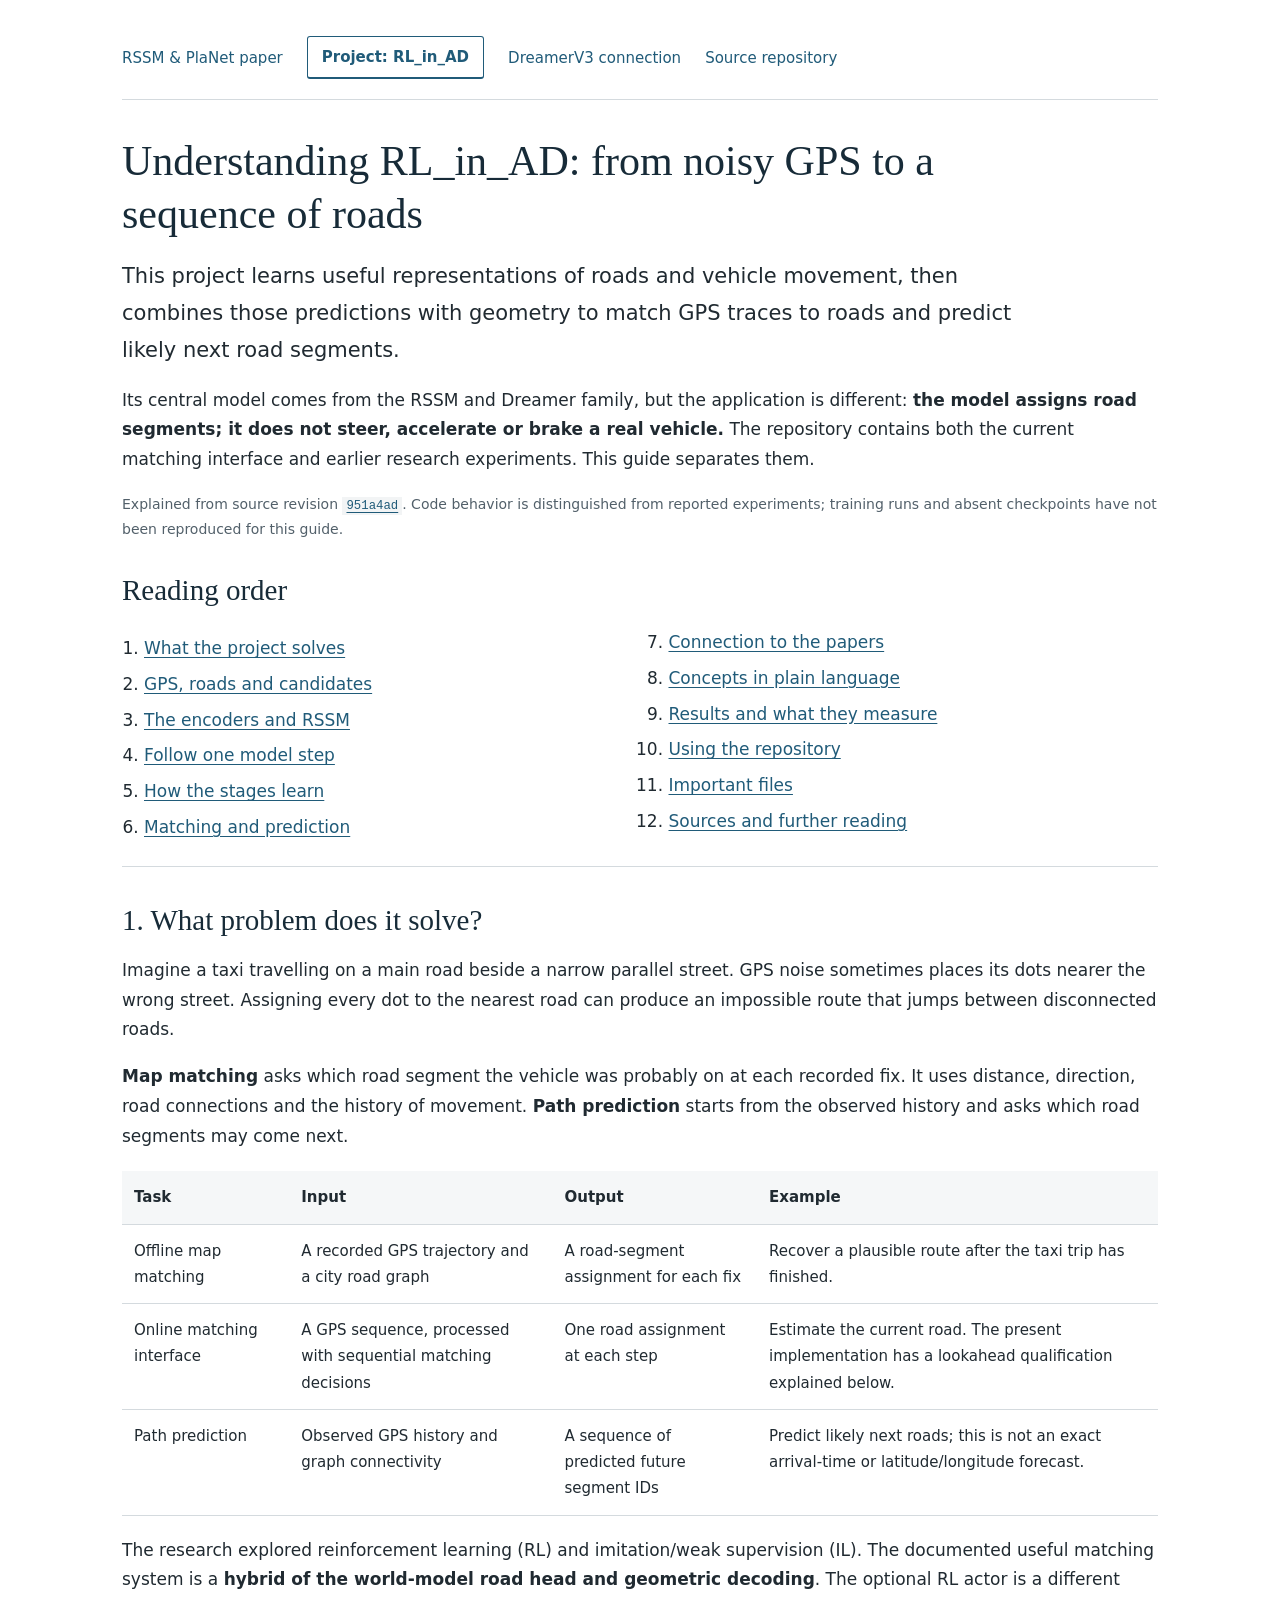
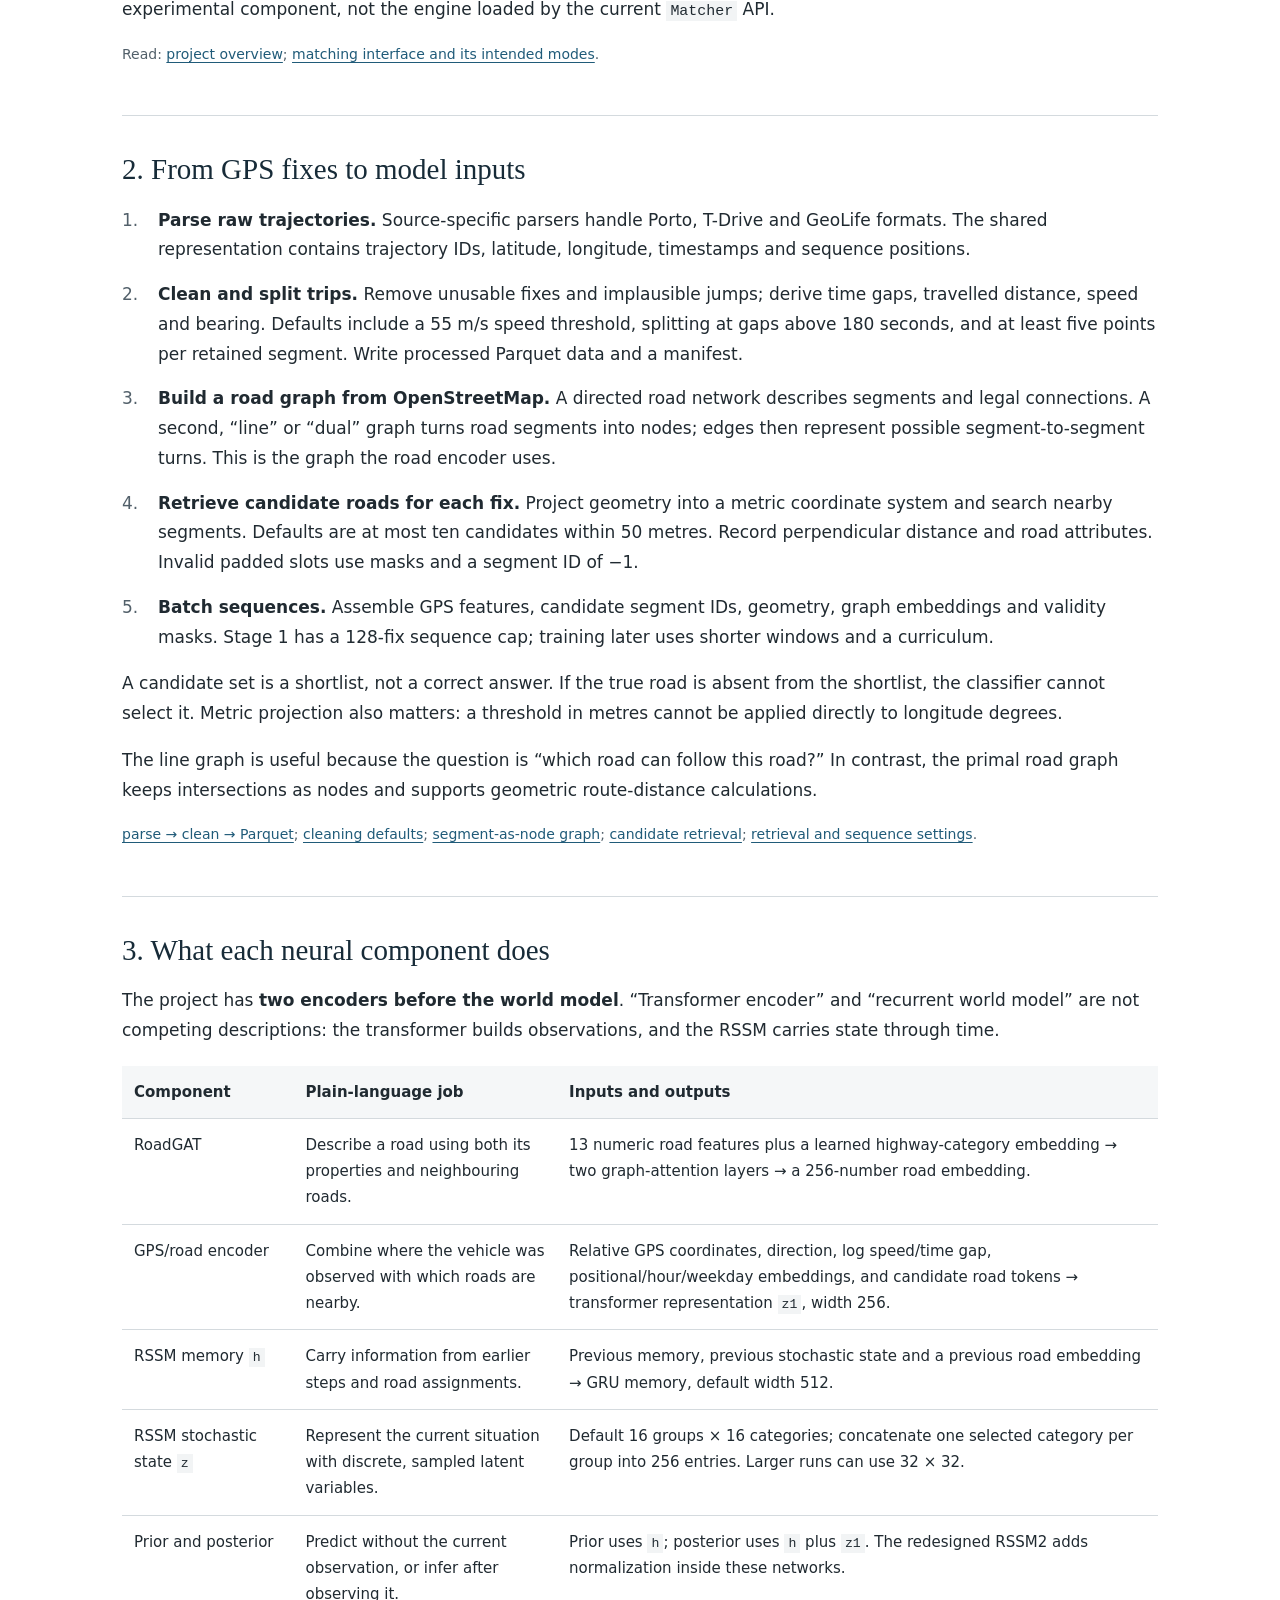
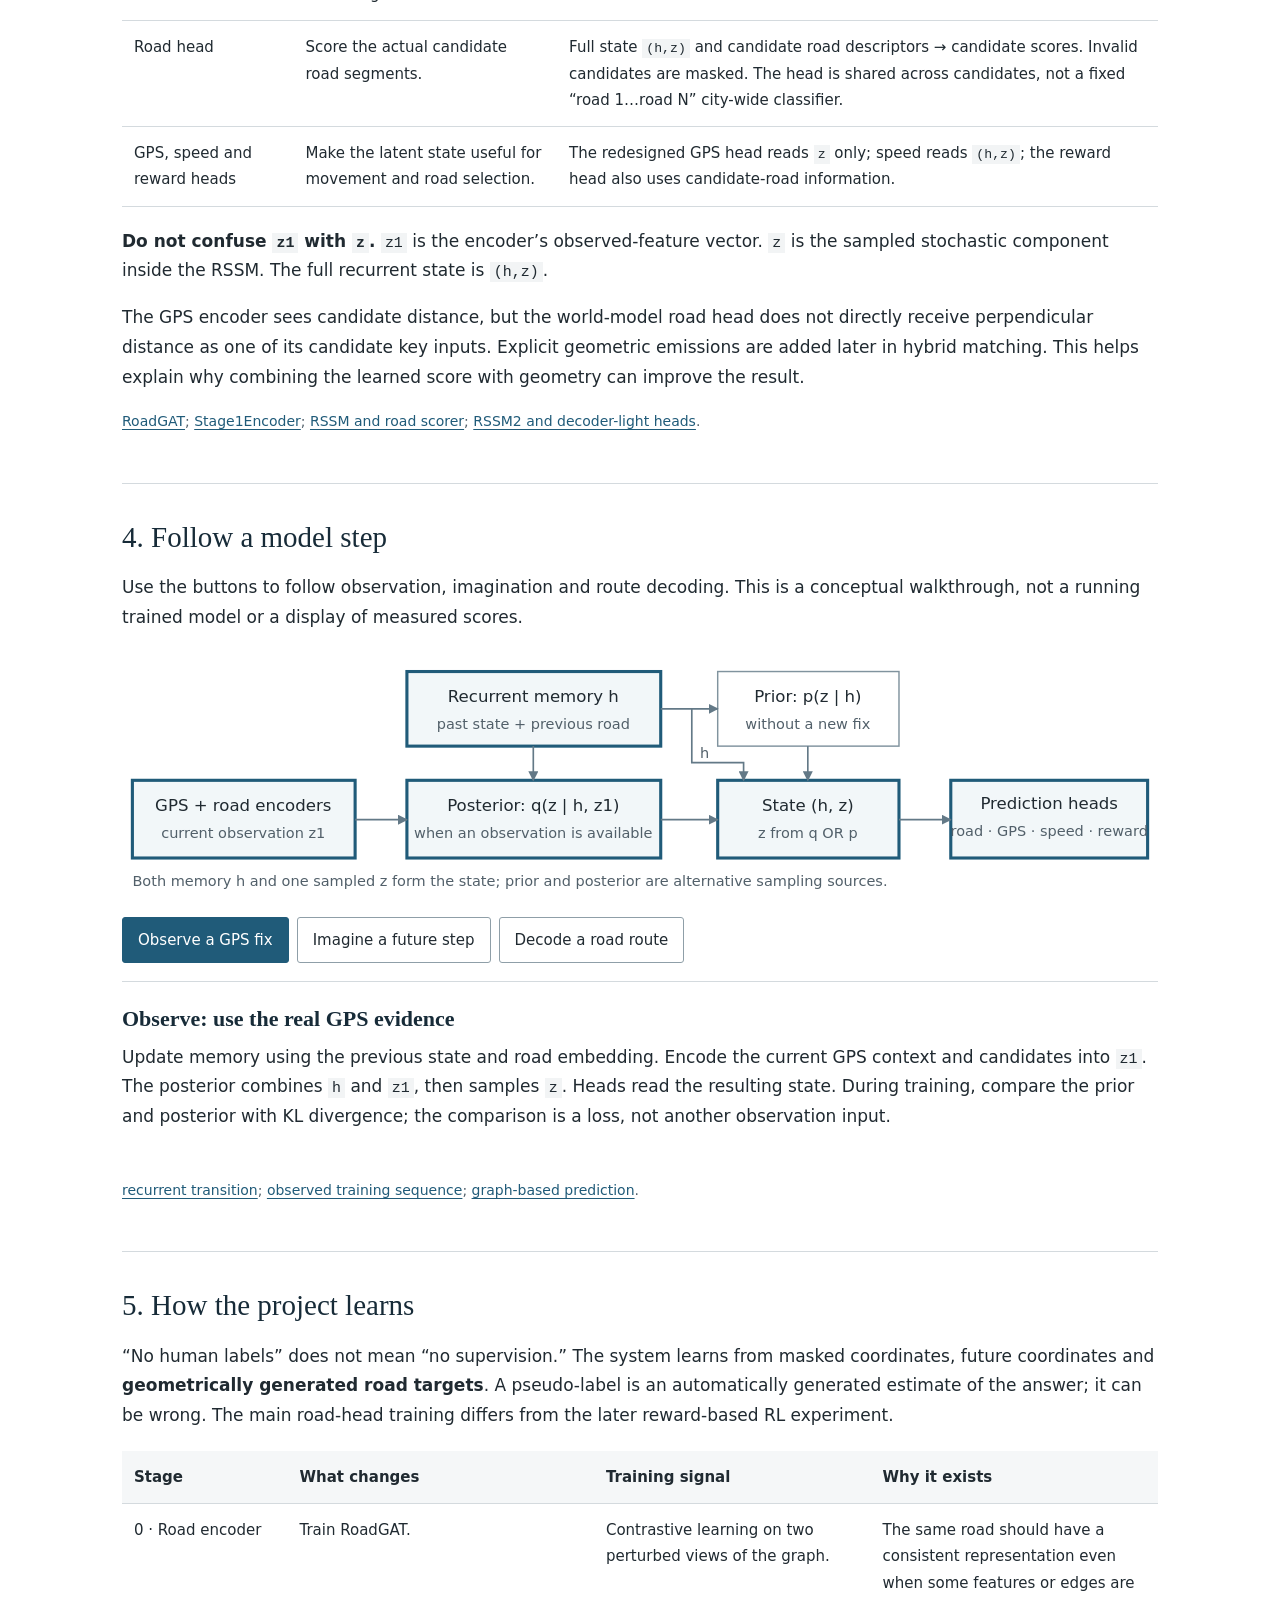
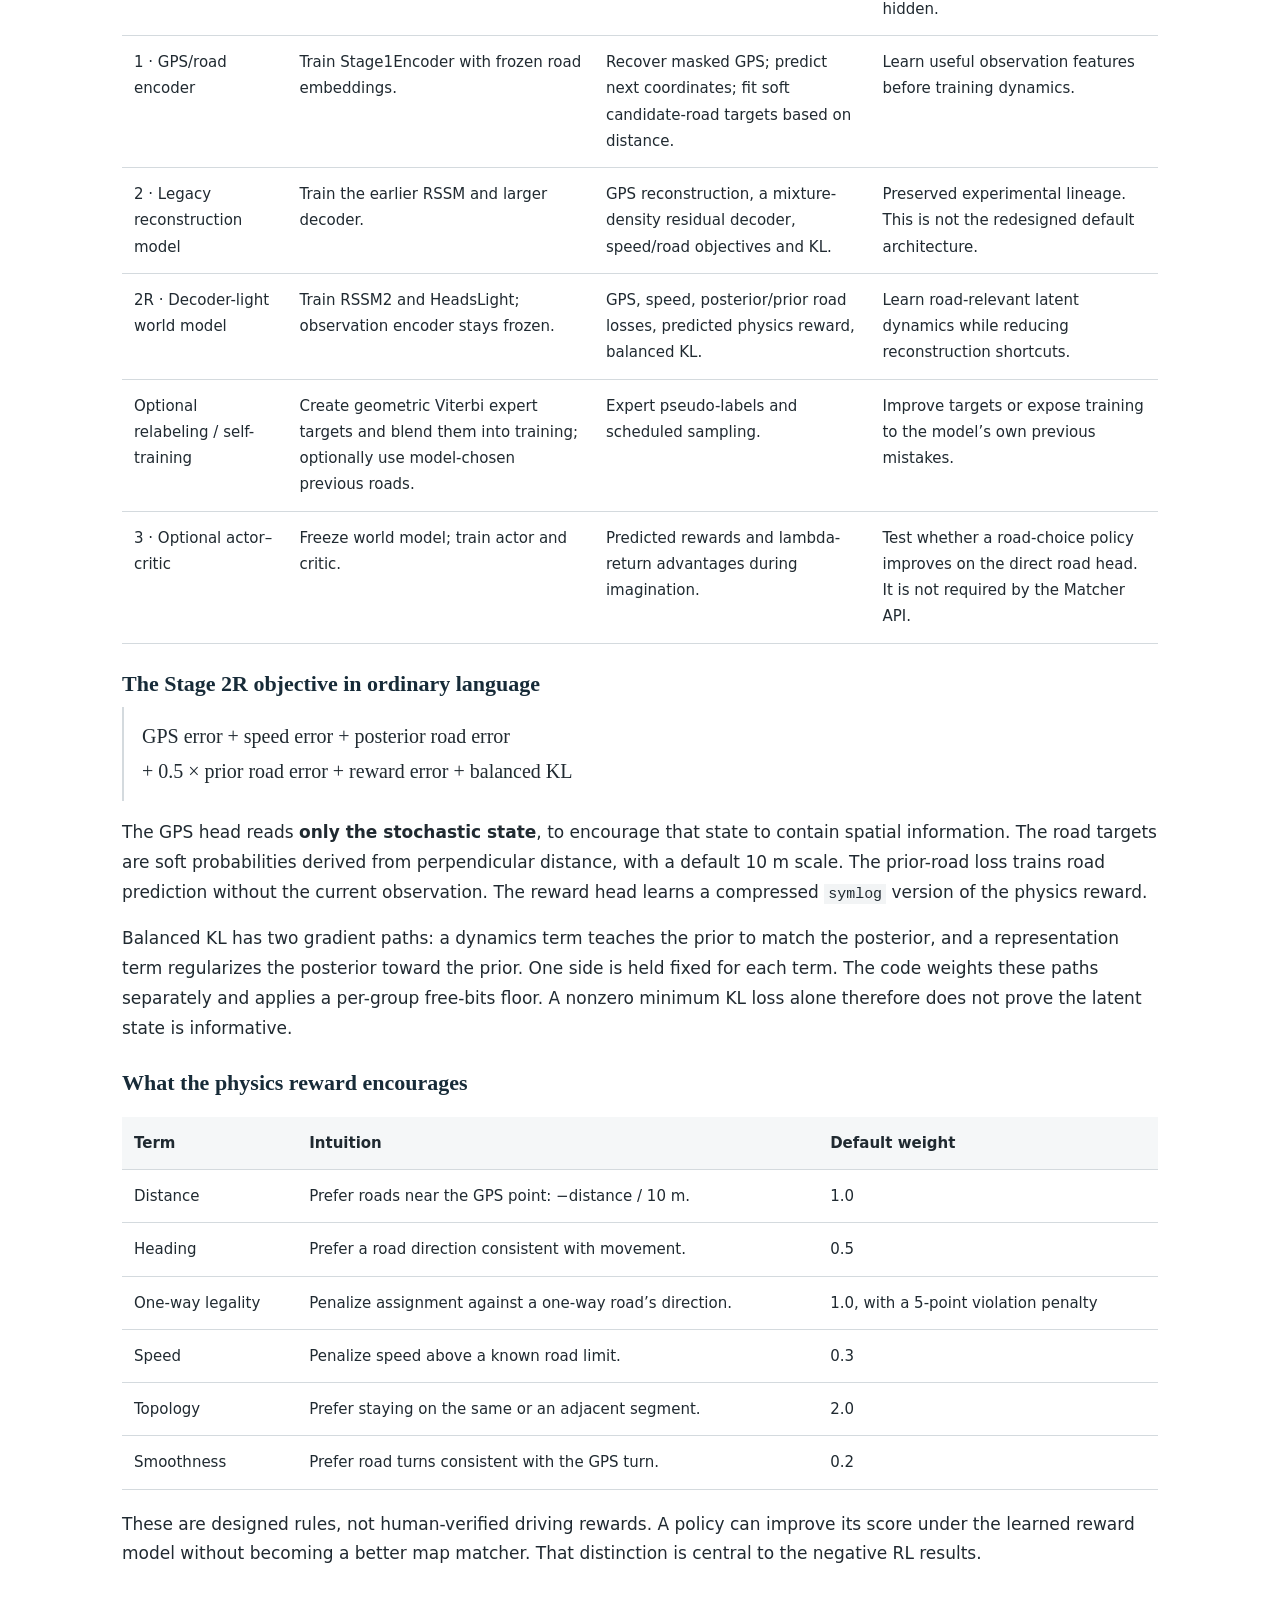
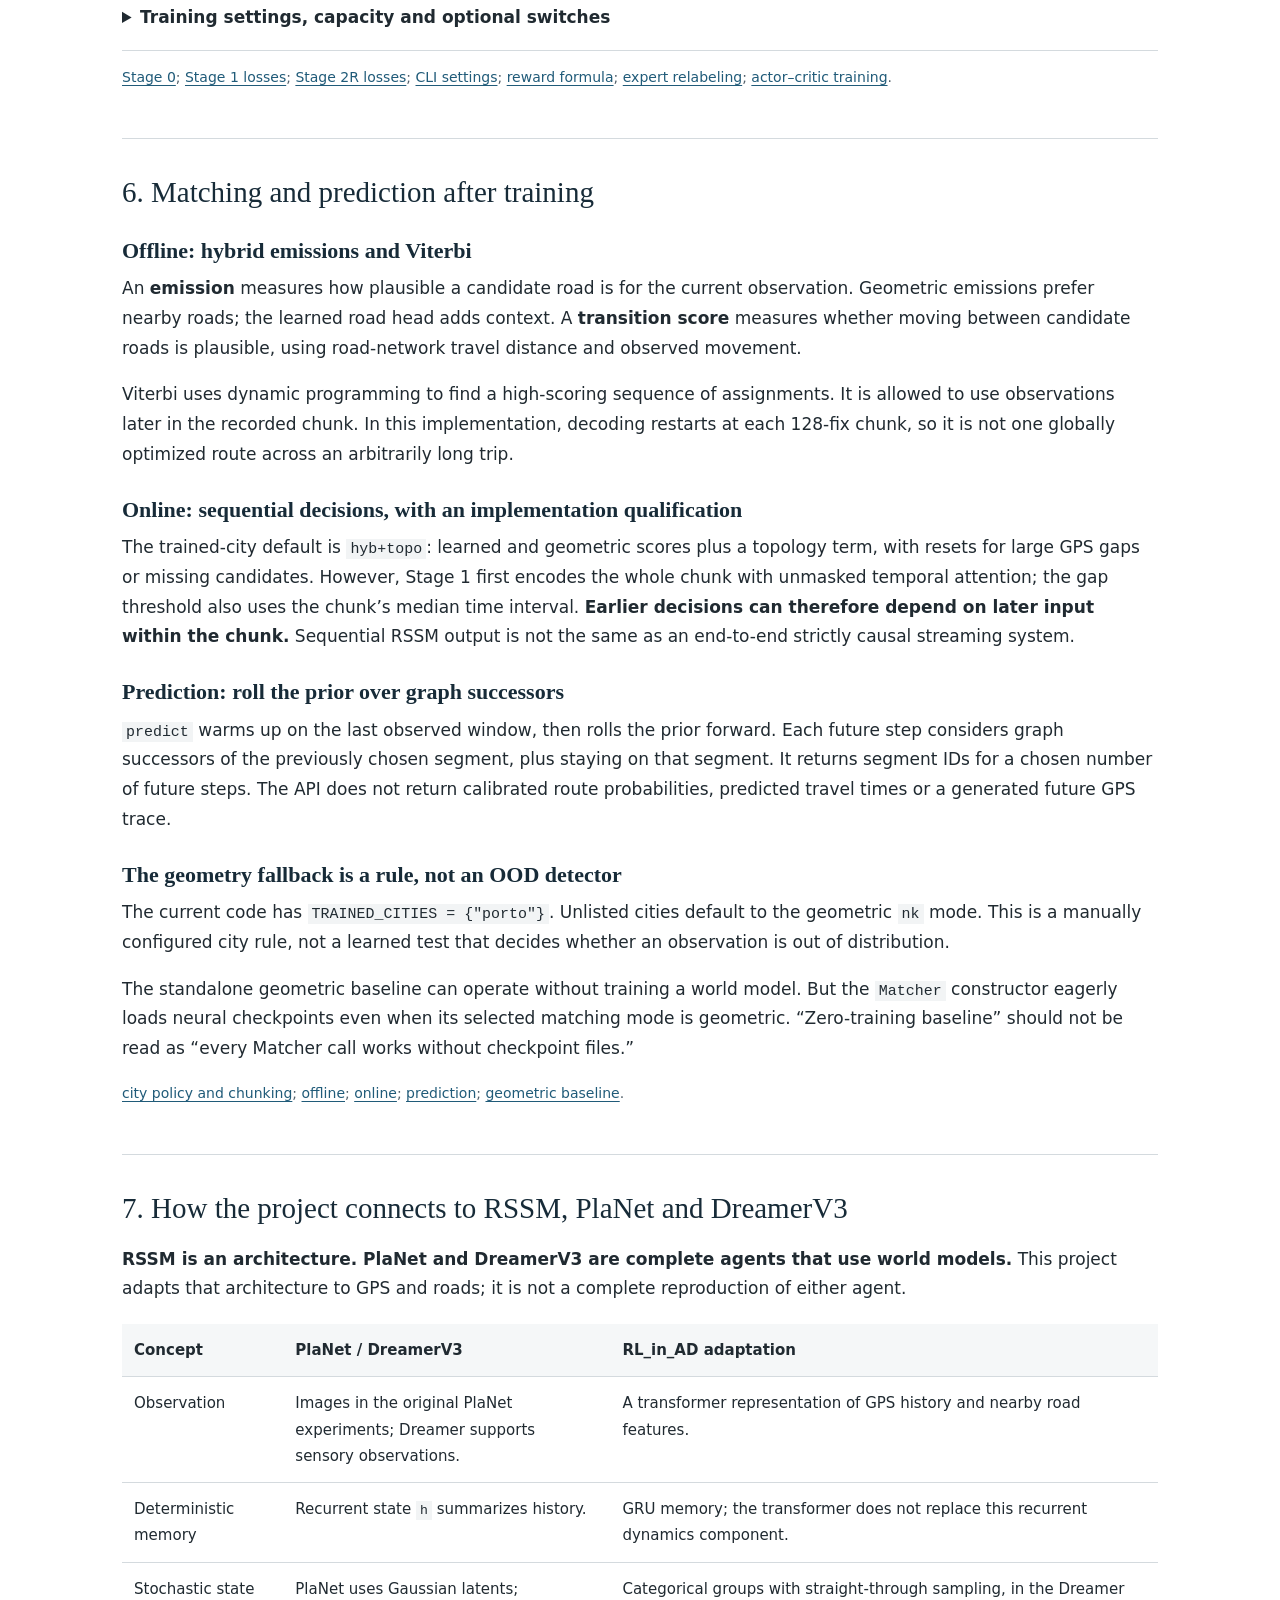
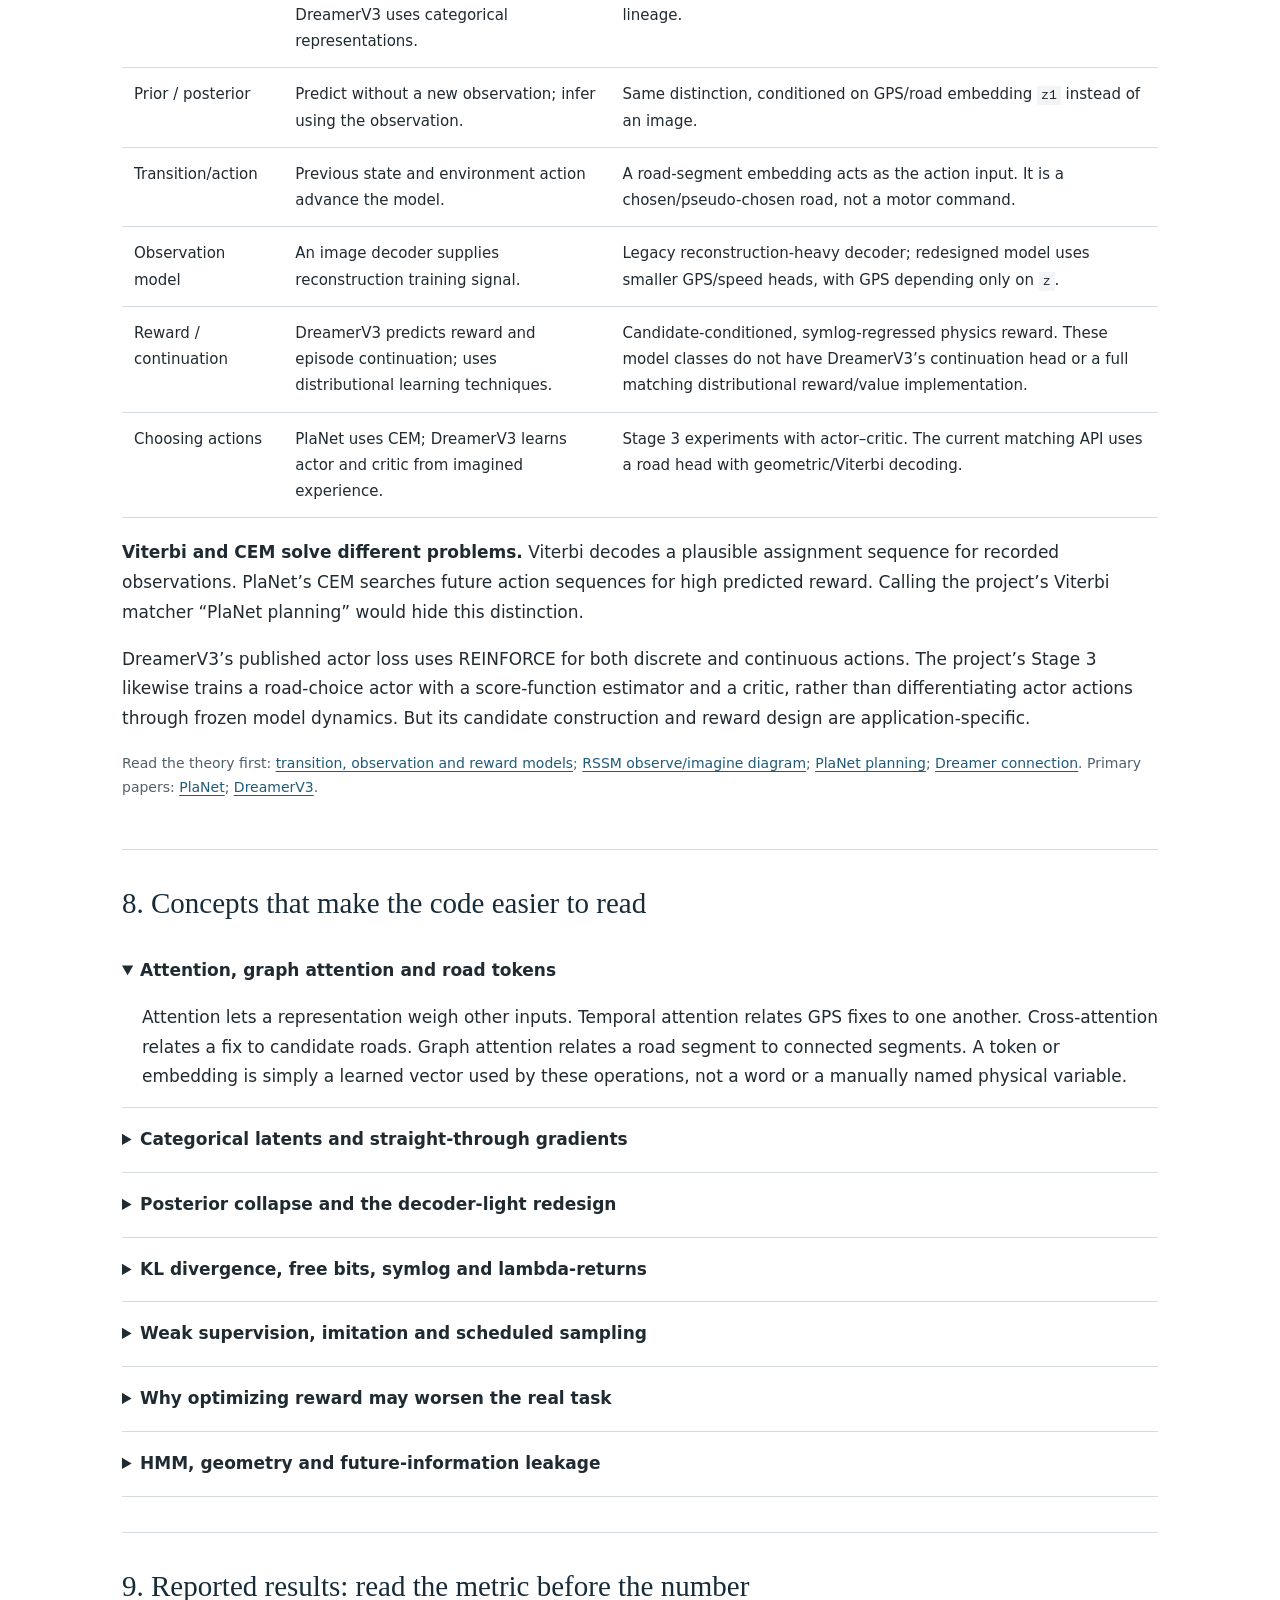
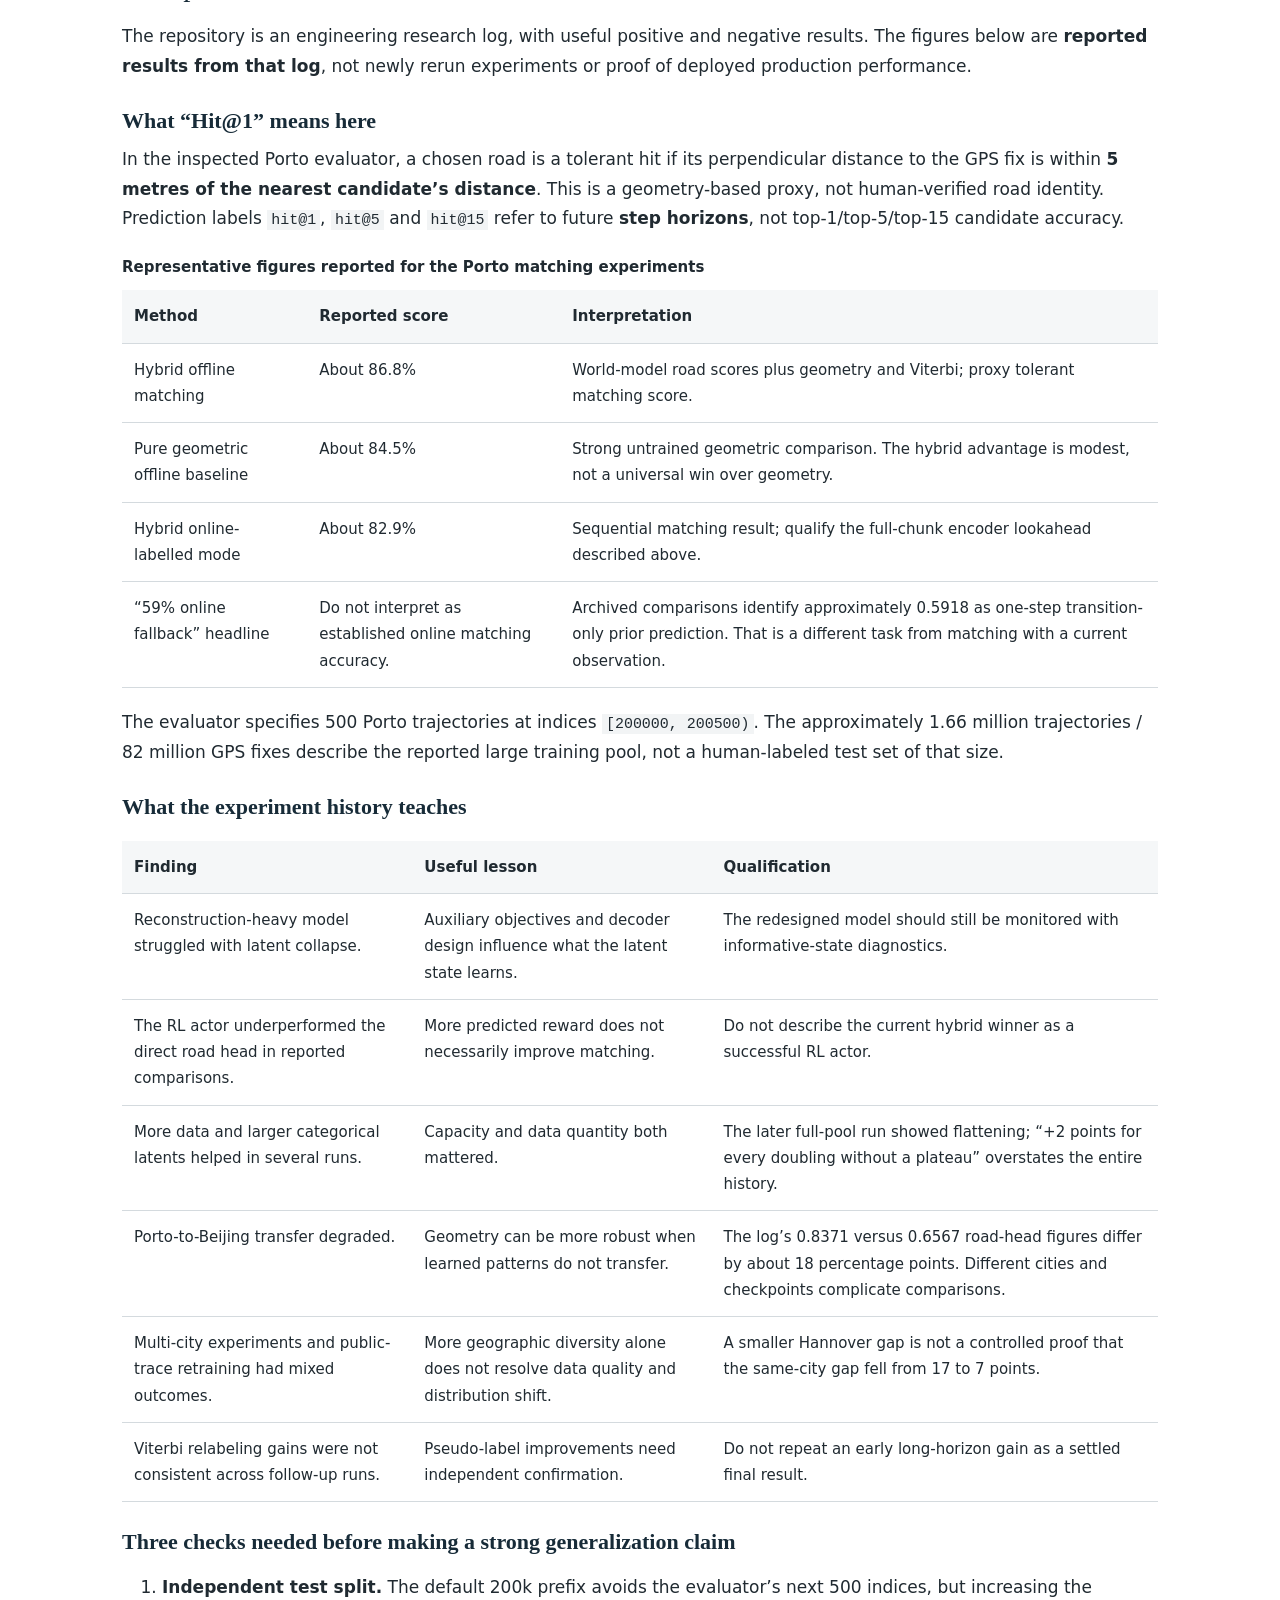
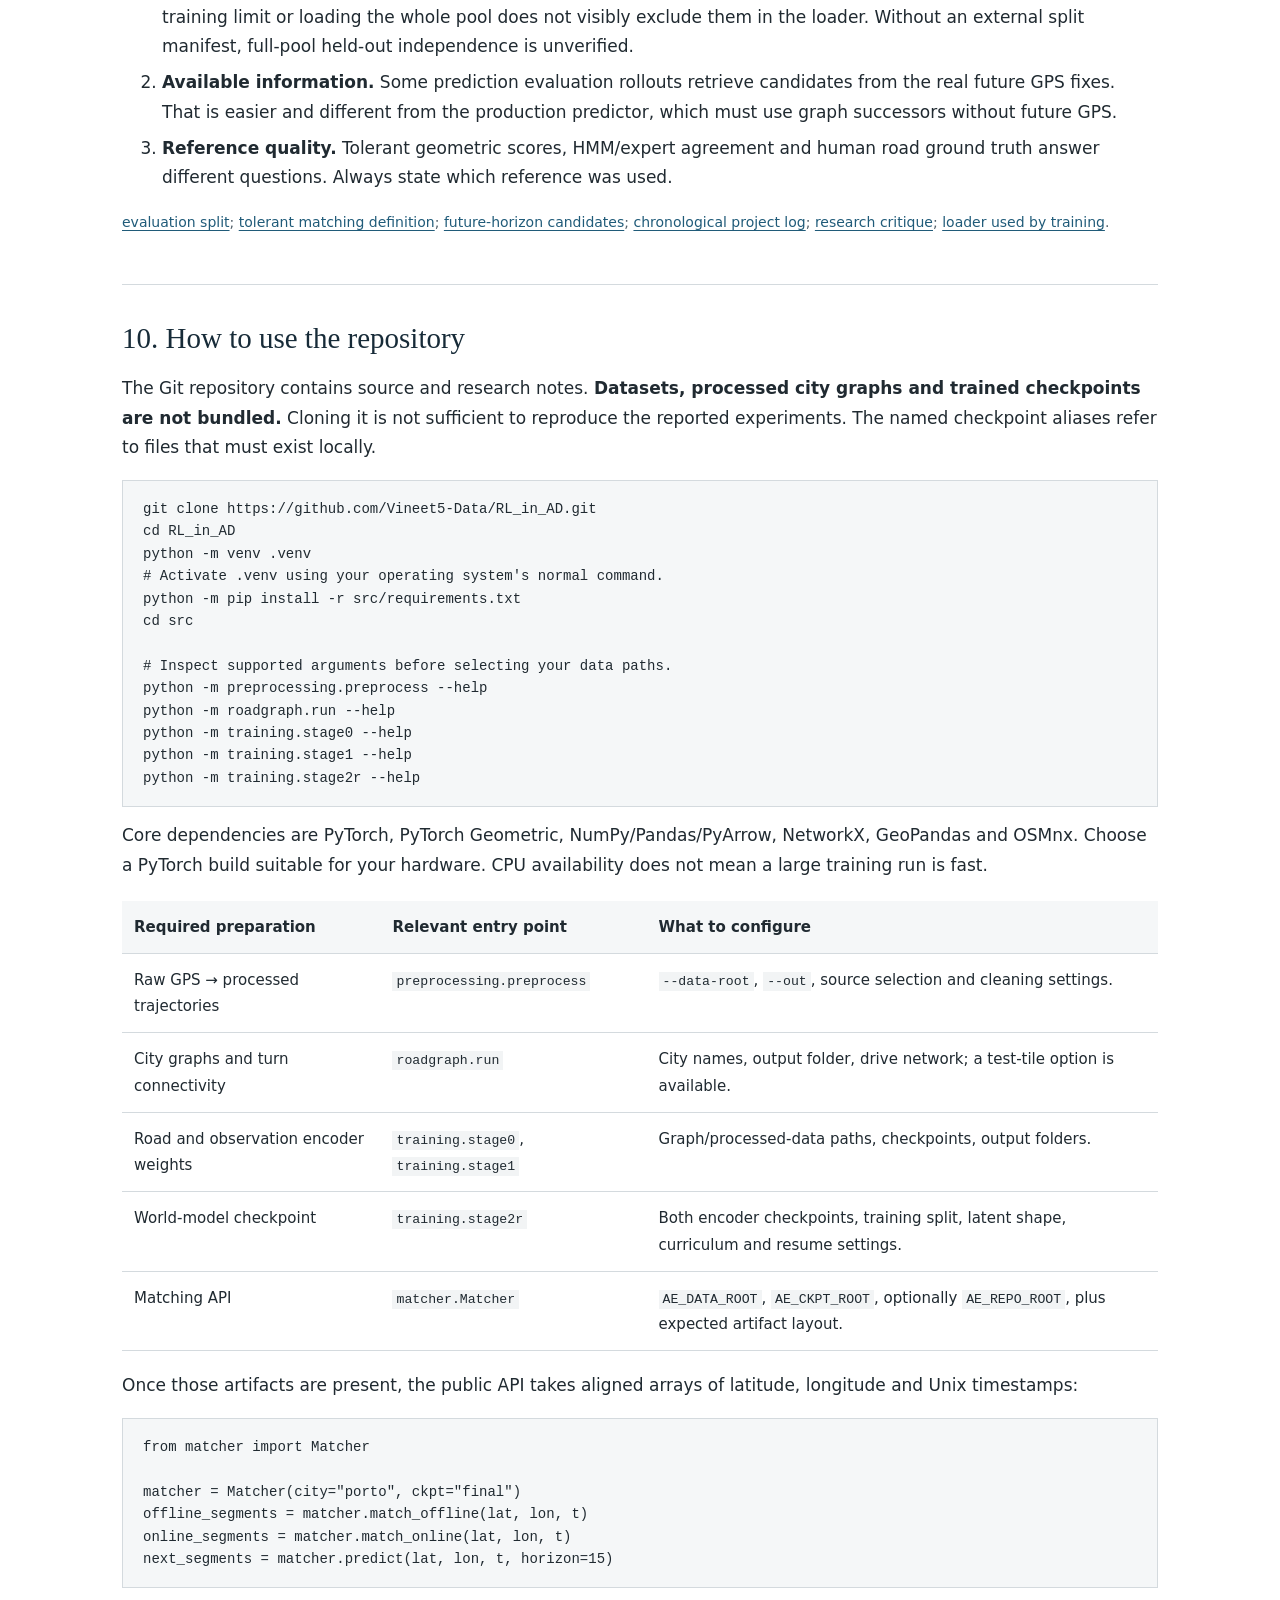
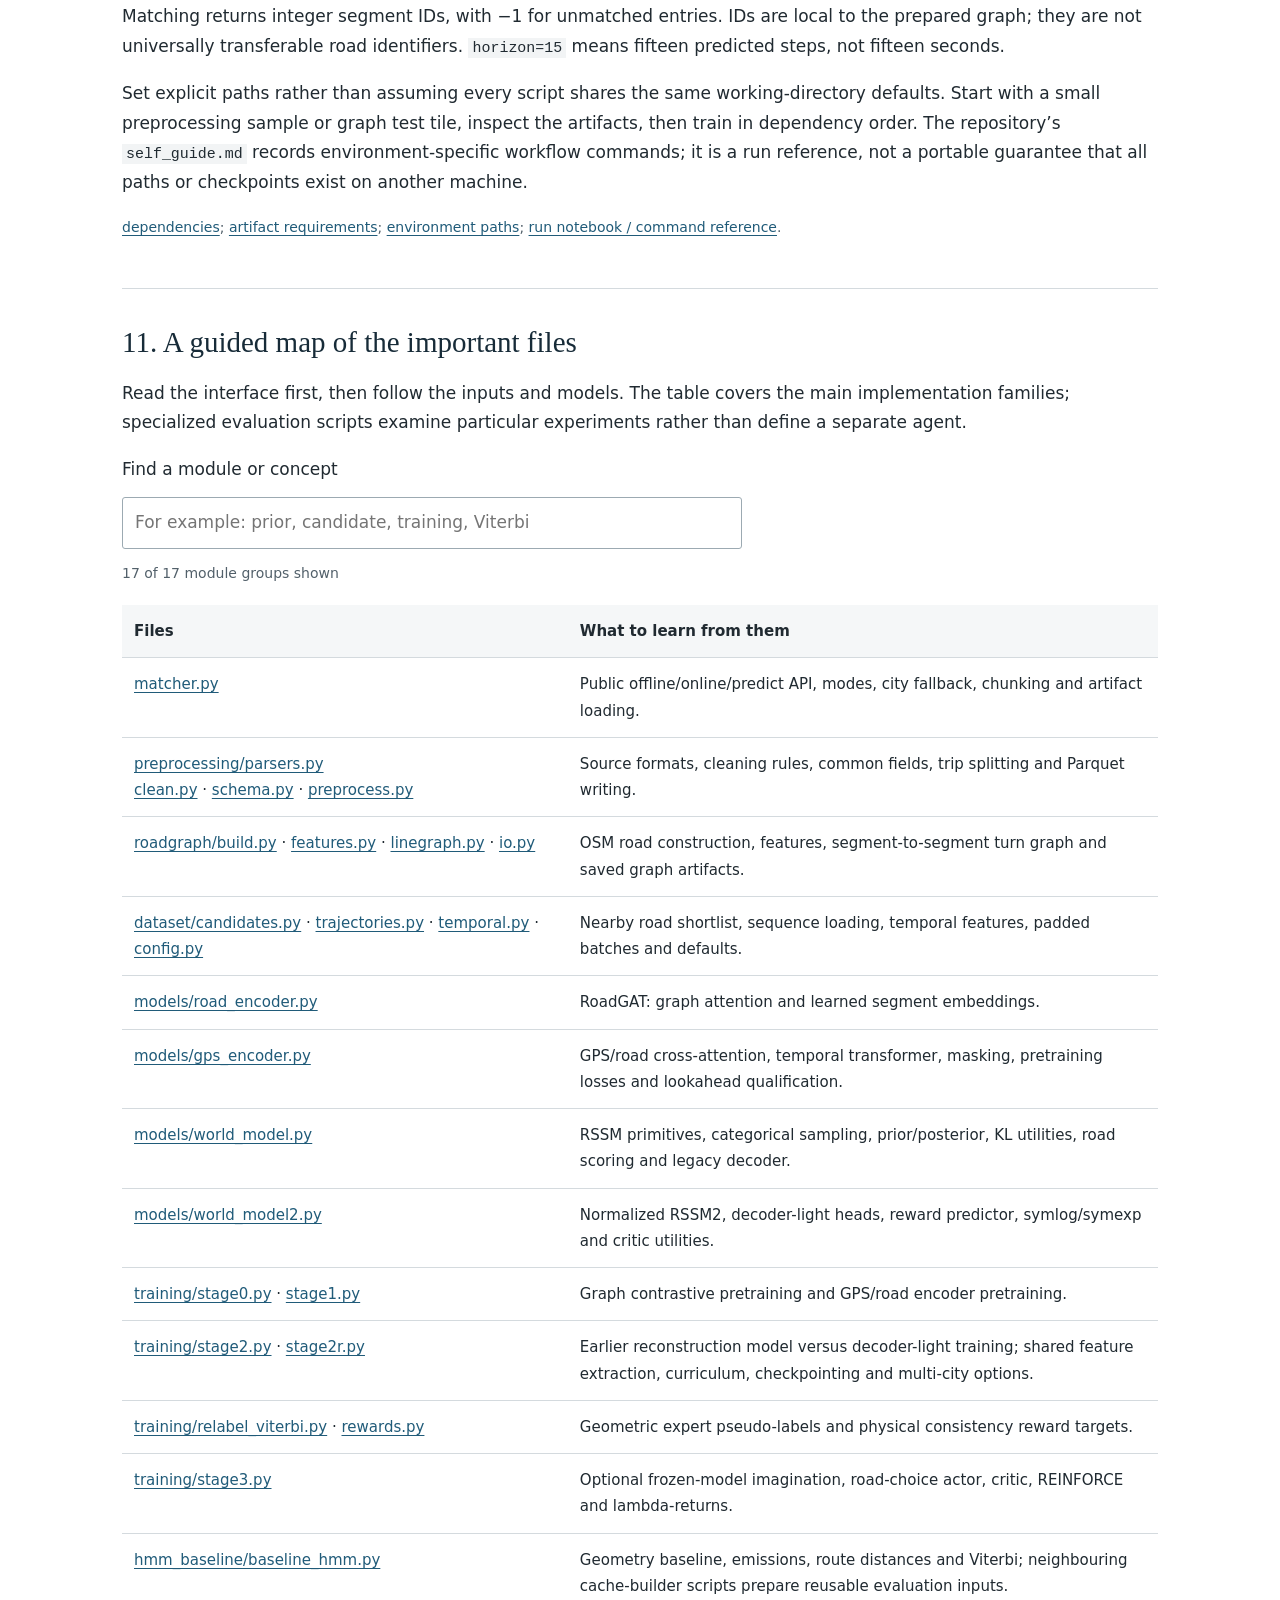
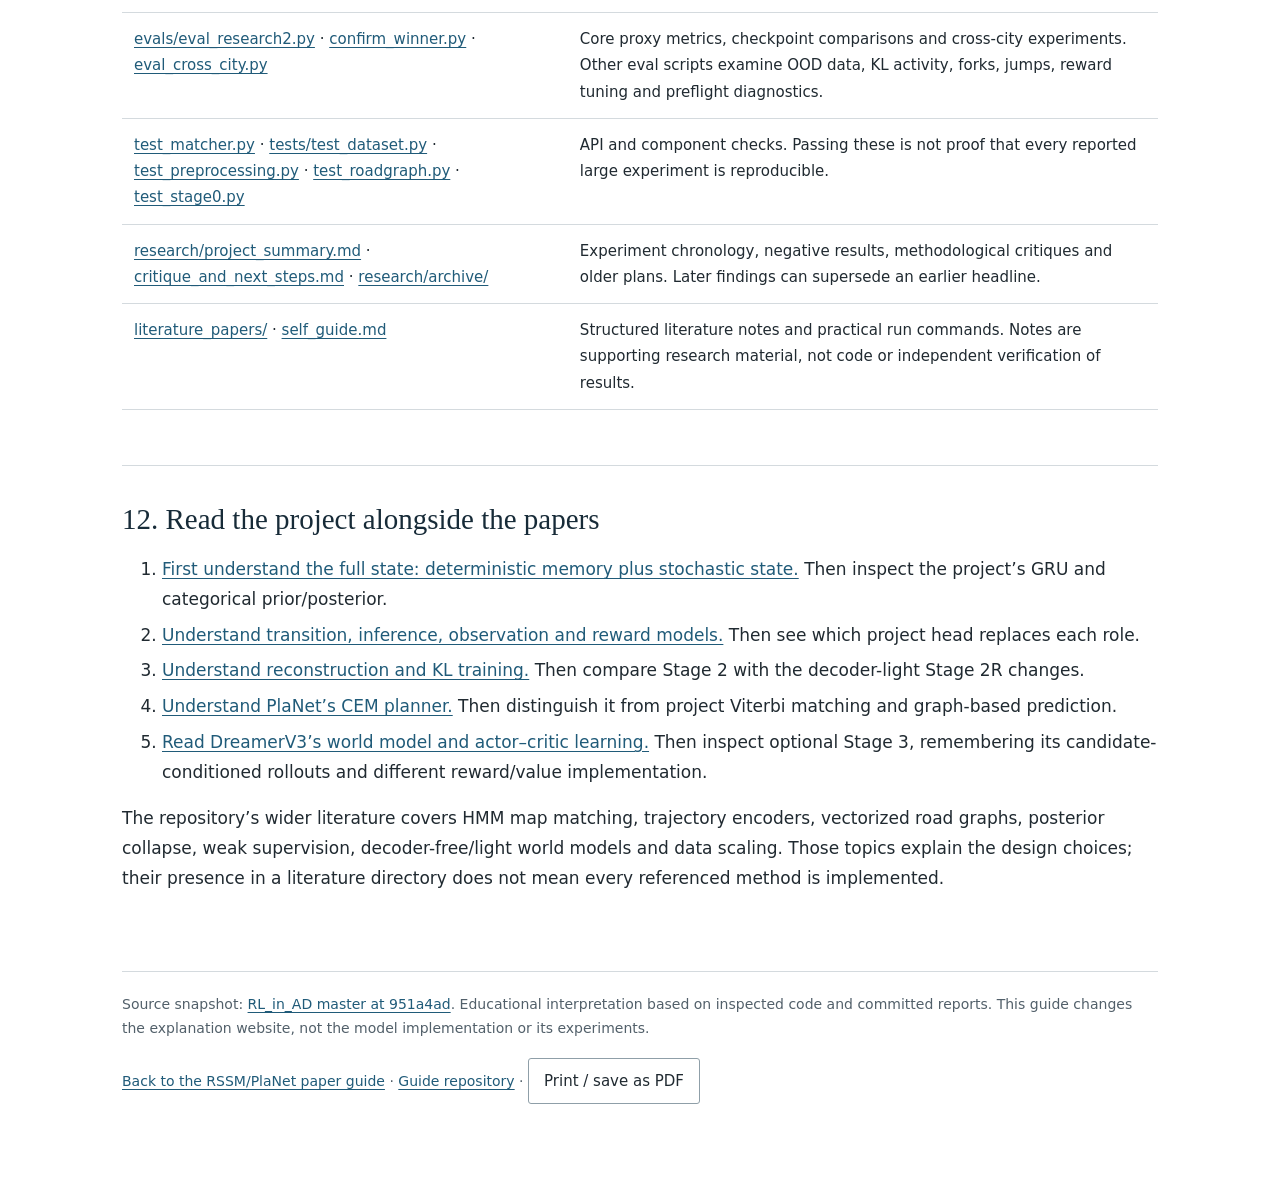
<file: index.html>
<!doctype html>
<html lang="en"><head><meta charset="utf-8"><meta name="viewport" content="width=device-width,initial-scale=1"><meta name="description" content="A plain-language, source-linked explanation of RL_in_AD: GPS map matching, road graphs, RSSM world models, training, hybrid decoding and connections to PlaNet and DreamerV3."><title>RL_in_AD explained — RSSM, DreamerV3 and map matching</title><link rel="stylesheet" href="guide.css"></head>
<body><main>
<nav class="site-nav" aria-label="Website"><a href="planet.html">RSSM &amp; PlaNet paper</a><a class="project-button" href="index.html" aria-current="page">Project: RL_in_AD</a><a href="#dreamer-rssm">DreamerV3 connection</a><a href="https://github.com/Vineet5-Data/RL_in_AD">Source repository</a></nav>
<header id="hero"><h1>Understanding RL_in_AD: from noisy GPS to a sequence of roads</h1>
<p class="lede">This project learns useful representations of roads and vehicle movement, then combines those predictions with geometry to match GPS traces to roads and predict likely next road segments.</p>
<p>Its central model comes from the RSSM and Dreamer family, but the application is different: <strong>the model assigns road segments; it does not steer, accelerate or brake a real vehicle.</strong> The repository contains both the current matching interface and earlier research experiments. This guide separates them.</p>
<p class="small">Explained from source revision <a href="https://github.com/Vineet5-Data/RL_in_AD/tree/951a4ad608d0dc4f919063fc7b1c62d8584370d4"><code>951a4ad</code></a>. Code behavior is distinguished from reported experiments; training runs and absent checkpoints have not been reproduced for this guide.</p>
<h2 style="margin-top:30px">Reading order</h2><ol class="toc">
<li><a href="#overview">What the project solves</a></li><li><a href="#pipeline">GPS, roads and candidates</a></li><li><a href="#pillars">The encoders and RSSM</a></li><li><a href="#simulator">Follow one model step</a></li><li><a href="#training">How the stages learn</a></li><li><a href="#inference">Matching and prediction</a></li><li><a href="#dreamer-rssm">Connection to the papers</a></li><li><a href="#concepts">Concepts in plain language</a></li><li><a href="#experiments">Results and what they measure</a></li><li><a href="#running">Using the repository</a></li><li><a href="#file-explorer">Important files</a></li><li><a href="#papers">Sources and further reading</a></li>
</ol></header>

<section id="overview"><h2>1. What problem does it solve?</h2>
<p>Imagine a taxi travelling on a main road beside a narrow parallel street. GPS noise sometimes places its dots nearer the wrong street. Assigning every dot to the nearest road can produce an impossible route that jumps between disconnected roads.</p>
<p><strong>Map matching</strong> asks which road segment the vehicle was probably on at each recorded fix. It uses distance, direction, road connections and the history of movement. <strong>Path prediction</strong> starts from the observed history and asks which road segments may come next.</p>
<div class="table-wrap"><table><thead><tr><th>Task</th><th>Input</th><th>Output</th><th>Example</th></tr></thead><tbody>
<tr><td>Offline map matching</td><td>A recorded GPS trajectory and a city road graph</td><td>A road-segment assignment for each fix</td><td>Recover a plausible route after the taxi trip has finished.</td></tr>
<tr><td>Online matching interface</td><td>A GPS sequence, processed with sequential matching decisions</td><td>One road assignment at each step</td><td>Estimate the current road. The present implementation has a lookahead qualification explained below.</td></tr>
<tr><td>Path prediction</td><td>Observed GPS history and graph connectivity</td><td>A sequence of predicted future segment IDs</td><td>Predict likely next roads; this is not an exact arrival-time or latitude/longitude forecast.</td></tr>
</tbody></table></div>
<p>The research explored reinforcement learning (RL) and imitation/weak supervision (IL). The documented useful matching system is a <strong>hybrid of the world-model road head and geometric decoding</strong>. The optional RL actor is a different experimental component, not the engine loaded by the current <code>Matcher</code> API.</p>
<p class="source">Read: <a href="https://github.com/Vineet5-Data/RL_in_AD/blob/951a4ad608d0dc4f919063fc7b1c62d8584370d4/README.md#L3">project overview</a>; <a href="https://github.com/Vineet5-Data/RL_in_AD/blob/951a4ad608d0dc4f919063fc7b1c62d8584370d4/src/matcher.py#L1">matching interface and its intended modes</a>.</p>
</section>

<section id="pipeline"><h2>2. From GPS fixes to model inputs</h2>
<ol class="reading-order">
<li><strong>Parse raw trajectories.</strong> Source-specific parsers handle Porto, T-Drive and GeoLife formats. The shared representation contains trajectory IDs, latitude, longitude, timestamps and sequence positions.</li>
<li><strong>Clean and split trips.</strong> Remove unusable fixes and implausible jumps; derive time gaps, travelled distance, speed and bearing. Defaults include a 55 m/s speed threshold, splitting at gaps above 180 seconds, and at least five points per retained segment. Write processed Parquet data and a manifest.</li>
<li><strong>Build a road graph from OpenStreetMap.</strong> A directed road network describes segments and legal connections. A second, “line” or “dual” graph turns road segments into nodes; edges then represent possible segment-to-segment turns. This is the graph the road encoder uses.</li>
<li><strong>Retrieve candidate roads for each fix.</strong> Project geometry into a metric coordinate system and search nearby segments. Defaults are at most ten candidates within 50 metres. Record perpendicular distance and road attributes. Invalid padded slots use masks and a segment ID of −1.</li>
<li><strong>Batch sequences.</strong> Assemble GPS features, candidate segment IDs, geometry, graph embeddings and validity masks. Stage 1 has a 128-fix sequence cap; training later uses shorter windows and a curriculum.</li>
</ol>
<p>A candidate set is a shortlist, not a correct answer. If the true road is absent from the shortlist, the classifier cannot select it. Metric projection also matters: a threshold in metres cannot be applied directly to longitude degrees.</p>
<p>The line graph is useful because the question is “which road can follow this road?” In contrast, the primal road graph keeps intersections as nodes and supports geometric route-distance calculations.</p>
<p class="source"><a href="https://github.com/Vineet5-Data/RL_in_AD/blob/951a4ad608d0dc4f919063fc7b1c62d8584370d4/src/preprocessing/preprocess.py#L1">parse → clean → Parquet</a>; <a href="https://github.com/Vineet5-Data/RL_in_AD/blob/951a4ad608d0dc4f919063fc7b1c62d8584370d4/src/preprocessing/schema.py#L54">cleaning defaults</a>; <a href="https://github.com/Vineet5-Data/RL_in_AD/blob/951a4ad608d0dc4f919063fc7b1c62d8584370d4/src/roadgraph/linegraph.py#L1">segment-as-node graph</a>; <a href="https://github.com/Vineet5-Data/RL_in_AD/blob/951a4ad608d0dc4f919063fc7b1c62d8584370d4/src/dataset/candidates.py">candidate retrieval</a>; <a href="https://github.com/Vineet5-Data/RL_in_AD/blob/951a4ad608d0dc4f919063fc7b1c62d8584370d4/src/dataset/config.py#L15">retrieval and sequence settings</a>.</p>
</section>

<section id="pillars"><h2>3. What each neural component does</h2>
<p>The project has <strong>two encoders before the world model</strong>. “Transformer encoder” and “recurrent world model” are not competing descriptions: the transformer builds observations, and the RSSM carries state through time.</p>
<div class="table-wrap"><table><thead><tr><th>Component</th><th>Plain-language job</th><th>Inputs and outputs</th></tr></thead><tbody>
<tr><td>RoadGAT</td><td>Describe a road using both its properties and neighbouring roads.</td><td>13 numeric road features plus a learned highway-category embedding → two graph-attention layers → a 256-number road embedding.</td></tr>
<tr><td>GPS/road encoder</td><td>Combine where the vehicle was observed with which roads are nearby.</td><td>Relative GPS coordinates, direction, log speed/time gap, positional/hour/weekday embeddings, and candidate road tokens → transformer representation <code>z1</code>, width 256.</td></tr>
<tr><td>RSSM memory <code>h</code></td><td>Carry information from earlier steps and road assignments.</td><td>Previous memory, previous stochastic state and a previous road embedding → GRU memory, default width 512.</td></tr>
<tr><td>RSSM stochastic state <code>z</code></td><td>Represent the current situation with discrete, sampled latent variables.</td><td>Default 16 groups × 16 categories; concatenate one selected category per group into 256 entries. Larger runs can use 32 × 32.</td></tr>
<tr><td>Prior and posterior</td><td>Predict without the current observation, or infer after observing it.</td><td>Prior uses <code>h</code>; posterior uses <code>h</code> plus <code>z1</code>. The redesigned RSSM2 adds normalization inside these networks.</td></tr>
<tr><td>Road head</td><td>Score the actual candidate road segments.</td><td>Full state <code>(h,z)</code> and candidate road descriptors → candidate scores. Invalid candidates are masked. The head is shared across candidates, not a fixed “road 1…road N” city-wide classifier.</td></tr>
<tr><td>GPS, speed and reward heads</td><td>Make the latent state useful for movement and road selection.</td><td>The redesigned GPS head reads <code>z</code> only; speed reads <code>(h,z)</code>; the reward head also uses candidate-road information.</td></tr>
</tbody></table></div>
<p><strong>Do not confuse <code>z1</code> with <code>z</code>.</strong> <code>z1</code> is the encoder’s observed-feature vector. <code>z</code> is the sampled stochastic component inside the RSSM. The full recurrent state is <code>(h,z)</code>.</p>
<p>The GPS encoder sees candidate distance, but the world-model road head does not directly receive perpendicular distance as one of its candidate key inputs. Explicit geometric emissions are added later in hybrid matching. This helps explain why combining the learned score with geometry can improve the result.</p>
<p class="source"><a href="https://github.com/Vineet5-Data/RL_in_AD/blob/951a4ad608d0dc4f919063fc7b1c62d8584370d4/src/models/road_encoder.py#L12">RoadGAT</a>; <a href="https://github.com/Vineet5-Data/RL_in_AD/blob/951a4ad608d0dc4f919063fc7b1c62d8584370d4/src/models/gps_encoder.py#L65">Stage1Encoder</a>; <a href="https://github.com/Vineet5-Data/RL_in_AD/blob/951a4ad608d0dc4f919063fc7b1c62d8584370d4/src/models/world_model.py#L69">RSSM and road scorer</a>; <a href="https://github.com/Vineet5-Data/RL_in_AD/blob/951a4ad608d0dc4f919063fc7b1c62d8584370d4/src/models/world_model2.py#L82">RSSM2 and decoder-light heads</a>.</p>
</section>

<section id="simulator"><h2>4. Follow a model step</h2>
<p>Use the buttons to follow observation, imagination and route decoding. This is a conceptual walkthrough, not a running trained model or a display of measured scores.</p>
<div class="diagram"><svg viewBox="0 0 1000 230" role="img" aria-label="GPS and road encoders feed the RSSM posterior. Previous state and chosen road feed memory. Memory feeds prior. A sampled state and memory feed road, GPS, speed and reward heads.">
<defs><marker id="arrow" viewBox="0 0 10 10" refX="9" refY="5" markerWidth="6" markerHeight="6" orient="auto"><polygon points="0,0 10,5 0,10" fill="#637987"/></marker></defs>
<g id="node-encoder"><rect x="10" y="120" width="215" height="75"/><text x="117" y="150" text-anchor="middle">GPS + road encoders</text><text class="label" x="117" y="176" text-anchor="middle">current observation z1</text></g>
<g id="node-memory"><rect x="275" y="15" width="245" height="72"/><text x="397" y="44" text-anchor="middle">Recurrent memory h</text><text class="label" x="397" y="70" text-anchor="middle">past state + previous road</text></g>
<g id="node-posterior"><rect x="275" y="120" width="245" height="75"/><text x="397" y="150" text-anchor="middle">Posterior: q(z | h, z1)</text><text class="label" x="397" y="176" text-anchor="middle">when an observation is available</text></g>
<g id="node-prior"><rect x="575" y="15" width="175" height="72"/><text x="662" y="44" text-anchor="middle">Prior: p(z | h)</text><text class="label" x="662" y="70" text-anchor="middle">without a new fix</text></g>
<g id="node-state"><rect x="575" y="120" width="175" height="75"/><text x="662" y="150" text-anchor="middle">State (h, z)</text><text class="label" x="662" y="176" text-anchor="middle">z from q OR p</text></g>
<g id="node-heads"><rect x="800" y="120" width="190" height="75"/><text x="895" y="148" text-anchor="middle">Prediction heads</text><text class="label" x="895" y="174" text-anchor="middle">road · GPS · speed · reward</text></g>
<path d="M225 158H275" marker-end="url(#arrow)"/><path d="M397 87V120" marker-end="url(#arrow)"/><path d="M520 51H575" marker-end="url(#arrow)"/><path d="M550 51V103H600V120" marker-end="url(#arrow)"/><text class="label" x="558" y="98">h</text><path d="M520 158H575" marker-end="url(#arrow)"/><path d="M662 87V120" marker-end="url(#arrow)"/><path d="M750 158H800" marker-end="url(#arrow)"/>
<text class="label" x="10" y="222">Both memory h and one sampled z form the state; prior and posterior are alternative sampling sources.</text>
</svg></div>
<div class="mode-buttons" aria-label="Walkthrough mode"><button data-mode="observe" aria-pressed="true">Observe a GPS fix</button><button data-mode="imagine" aria-pressed="false">Imagine a future step</button><button data-mode="decode" aria-pressed="false">Decode a road route</button></div>
<div class="mode-panel" id="mode-observe"><h3>Observe: use the real GPS evidence</h3><p>Update memory using the previous state and road embedding. Encode the current GPS context and candidates into <code>z1</code>. The posterior combines <code>h</code> and <code>z1</code>, then samples <code>z</code>. Heads read the resulting state. During training, compare the prior and posterior with KL divergence; the comparison is a loss, not another observation input.</p></div>
<div class="mode-panel" id="mode-imagine" hidden><h3>Imagine: continue without a future GPS fix</h3><p>Advance the GRU with the last state and selected road embedding. Sample the next <code>z</code> from the prior. Score possible next roads and choose one, then repeat. The production <code>predict</code> method obtains candidates from graph successors plus the current road. Some research evaluations and actor-training rollouts instead use candidate sets extracted from recorded future GPS, so those settings must not be confused.</p></div>
<div class="mode-panel" id="mode-decode" hidden><h3>Decode: combine predictions with road geometry</h3><p>The road head produces preferences, not a guaranteed connected route. Offline hybrid matching adds geometric evidence and uses Viterbi to find a good sequence across a chunk. Online mode makes sequential decisions with geometry/topology terms. Neither operation is PlaNet’s CEM search or the experimental RL actor.</p></div>
<p class="source"><a href="https://github.com/Vineet5-Data/RL_in_AD/blob/951a4ad608d0dc4f919063fc7b1c62d8584370d4/src/models/world_model.py#L69">recurrent transition</a>; <a href="https://github.com/Vineet5-Data/RL_in_AD/blob/951a4ad608d0dc4f919063fc7b1c62d8584370d4/src/training/stage2r.py#L161">observed training sequence</a>; <a href="https://github.com/Vineet5-Data/RL_in_AD/blob/951a4ad608d0dc4f919063fc7b1c62d8584370d4/src/matcher.py#L228">graph-based prediction</a>.</p>
</section>

<section id="training"><h2>5. How the project learns</h2>
<p>“No human labels” does not mean “no supervision.” The system learns from masked coordinates, future coordinates and <strong>geometrically generated road targets</strong>. A pseudo-label is an automatically generated estimate of the answer; it can be wrong. The main road-head training differs from the later reward-based RL experiment.</p>
<div class="table-wrap"><table><thead><tr><th>Stage</th><th>What changes</th><th>Training signal</th><th>Why it exists</th></tr></thead><tbody>
<tr><td>0 · Road encoder</td><td>Train RoadGAT.</td><td>Contrastive learning on two perturbed views of the graph.</td><td>The same road should have a consistent representation even when some features or edges are hidden.</td></tr>
<tr><td>1 · GPS/road encoder</td><td>Train Stage1Encoder with frozen road embeddings.</td><td>Recover masked GPS; predict next coordinates; fit soft candidate-road targets based on distance.</td><td>Learn useful observation features before training dynamics.</td></tr>
<tr><td>2 · Legacy reconstruction model</td><td>Train the earlier RSSM and larger decoder.</td><td>GPS reconstruction, a mixture-density residual decoder, speed/road objectives and KL.</td><td>Preserved experimental lineage. This is not the redesigned default architecture.</td></tr>
<tr><td>2R · Decoder-light world model</td><td>Train RSSM2 and HeadsLight; observation encoder stays frozen.</td><td>GPS, speed, posterior/prior road losses, predicted physics reward, balanced KL.</td><td>Learn road-relevant latent dynamics while reducing reconstruction shortcuts.</td></tr>
<tr><td>Optional relabeling / self-training</td><td>Create geometric Viterbi expert targets and blend them into training; optionally use model-chosen previous roads.</td><td>Expert pseudo-labels and scheduled sampling.</td><td>Improve targets or expose training to the model’s own previous mistakes.</td></tr>
<tr><td>3 · Optional actor–critic</td><td>Freeze world model; train actor and critic.</td><td>Predicted rewards and lambda-return advantages during imagination.</td><td>Test whether a road-choice policy improves on the direct road head. It is not required by the Matcher API.</td></tr>
</tbody></table></div>
<h3>The Stage 2R objective in ordinary language</h3>
<p class="formula">GPS error + speed error + posterior road error<br>+ 0.5 × prior road error + reward error + balanced KL</p>
<p>The GPS head reads <strong>only the stochastic state</strong>, to encourage that state to contain spatial information. The road targets are soft probabilities derived from perpendicular distance, with a default 10 m scale. The prior-road loss trains road prediction without the current observation. The reward head learns a compressed <code>symlog</code> version of the physics reward.</p>
<p>Balanced KL has two gradient paths: a dynamics term teaches the prior to match the posterior, and a representation term regularizes the posterior toward the prior. One side is held fixed for each term. The code weights these paths separately and applies a per-group free-bits floor. A nonzero minimum KL loss alone therefore does not prove the latent state is informative.</p>
<h3>What the physics reward encourages</h3>
<div class="table-wrap"><table><thead><tr><th>Term</th><th>Intuition</th><th>Default weight</th></tr></thead><tbody>
<tr><td>Distance</td><td>Prefer roads near the GPS point: −distance / 10 m.</td><td>1.0</td></tr><tr><td>Heading</td><td>Prefer a road direction consistent with movement.</td><td>0.5</td></tr><tr><td>One-way legality</td><td>Penalize assignment against a one-way road’s direction.</td><td>1.0, with a 5-point violation penalty</td></tr><tr><td>Speed</td><td>Penalize speed above a known road limit.</td><td>0.3</td></tr><tr><td>Topology</td><td>Prefer staying on the same or an adjacent segment.</td><td>2.0</td></tr><tr><td>Smoothness</td><td>Prefer road turns consistent with the GPS turn.</td><td>0.2</td></tr>
</tbody></table></div>
<p>These are designed rules, not human-verified driving rewards. A policy can improve its score under the learned reward model without becoming a better map matcher. That distinction is central to the negative RL results.</p>
<details><summary>Training settings, capacity and optional switches</summary><div>
<p>Default Stage 2R settings include 200,000 trajectories, batch 16, 40,000 steps, learning rate 10<sup>−4</sup>, and a sequence curriculum from 16 to 64 fixes after 10,000 steps. Defaults are not the configuration of every reported run: the logs also describe larger datasets and 32 × 32 latent states.</p>
<p>Scheduled sampling can substitute the model’s previous road choice for the pseudo-labeled previous road. Viterbi targets can be mixed with distance targets; both are disabled by default. Multi-city mode shares neural modules while swapping city-specific graph/data inputs. The optional encoder-unfreezing switch targets RoadGAT in single-city training; it does not unfreeze the GPS transformer.</p>
<p>Stage 3 uses REINFORCE, a critic and lambda-returns, with a default 15-step imagination horizon. Its future candidate lists come from recorded trajectories. This constrains the imagination setting. Also, its actor/critic constructor uses the default stochastic width; support for larger-latent checkpoints should be checked before using that entry point.</p>
</div></details>
<p class="source"><a href="https://github.com/Vineet5-Data/RL_in_AD/blob/951a4ad608d0dc4f919063fc7b1c62d8584370d4/src/training/stage0.py#L20">Stage 0</a>; <a href="https://github.com/Vineet5-Data/RL_in_AD/blob/951a4ad608d0dc4f919063fc7b1c62d8584370d4/src/models/gps_encoder.py#L146">Stage 1 losses</a>; <a href="https://github.com/Vineet5-Data/RL_in_AD/blob/951a4ad608d0dc4f919063fc7b1c62d8584370d4/src/training/stage2r.py#L188">Stage 2R losses</a>; <a href="https://github.com/Vineet5-Data/RL_in_AD/blob/951a4ad608d0dc4f919063fc7b1c62d8584370d4/src/training/stage2r.py#L766">CLI settings</a>; <a href="https://github.com/Vineet5-Data/RL_in_AD/blob/951a4ad608d0dc4f919063fc7b1c62d8584370d4/src/training/rewards.py#L62">reward formula</a>; <a href="https://github.com/Vineet5-Data/RL_in_AD/blob/951a4ad608d0dc4f919063fc7b1c62d8584370d4/src/training/relabel_viterbi.py#L98">expert relabeling</a>; <a href="https://github.com/Vineet5-Data/RL_in_AD/blob/951a4ad608d0dc4f919063fc7b1c62d8584370d4/src/training/stage3.py#L119">actor–critic training</a>.</p>
</section>

<section id="inference"><h2>6. Matching and prediction after training</h2>
<h3>Offline: hybrid emissions and Viterbi</h3>
<p>An <strong>emission</strong> measures how plausible a candidate road is for the current observation. Geometric emissions prefer nearby roads; the learned road head adds context. A <strong>transition score</strong> measures whether moving between candidate roads is plausible, using road-network travel distance and observed movement.</p>
<p>Viterbi uses dynamic programming to find a high-scoring sequence of assignments. It is allowed to use observations later in the recorded chunk. In this implementation, decoding restarts at each 128-fix chunk, so it is not one globally optimized route across an arbitrarily long trip.</p>
<h3>Online: sequential decisions, with an implementation qualification</h3>
<p>The trained-city default is <code>hyb+topo</code>: learned and geometric scores plus a topology term, with resets for large GPS gaps or missing candidates. However, Stage 1 first encodes the whole chunk with unmasked temporal attention; the gap threshold also uses the chunk’s median time interval. <strong>Earlier decisions can therefore depend on later input within the chunk.</strong> Sequential RSSM output is not the same as an end-to-end strictly causal streaming system.</p>
<h3>Prediction: roll the prior over graph successors</h3>
<p><code>predict</code> warms up on the last observed window, then rolls the prior forward. Each future step considers graph successors of the previously chosen segment, plus staying on that segment. It returns segment IDs for a chosen number of future steps. The API does not return calibrated route probabilities, predicted travel times or a generated future GPS trace.</p>
<h3>The geometry fallback is a rule, not an OOD detector</h3>
<p>The current code has <code>TRAINED_CITIES = {"porto"}</code>. Unlisted cities default to the geometric <code>nk</code> mode. This is a manually configured city rule, not a learned test that decides whether an observation is out of distribution.</p>
<p>The standalone geometric baseline can operate without training a world model. But the <code>Matcher</code> constructor eagerly loads neural checkpoints even when its selected matching mode is geometric. “Zero-training baseline” should not be read as “every Matcher call works without checkpoint files.”</p>
<p class="source"><a href="https://github.com/Vineet5-Data/RL_in_AD/blob/951a4ad608d0dc4f919063fc7b1c62d8584370d4/src/matcher.py#L50">city policy and chunking</a>; <a href="https://github.com/Vineet5-Data/RL_in_AD/blob/951a4ad608d0dc4f919063fc7b1c62d8584370d4/src/matcher.py#L134">offline</a>; <a href="https://github.com/Vineet5-Data/RL_in_AD/blob/951a4ad608d0dc4f919063fc7b1c62d8584370d4/src/matcher.py#L164">online</a>; <a href="https://github.com/Vineet5-Data/RL_in_AD/blob/951a4ad608d0dc4f919063fc7b1c62d8584370d4/src/matcher.py#L228">prediction</a>; <a href="https://github.com/Vineet5-Data/RL_in_AD/blob/951a4ad608d0dc4f919063fc7b1c62d8584370d4/src/hmm_baseline/baseline_hmm.py">geometric baseline</a>.</p>
</section>

<section id="dreamer-rssm"><h2>7. How the project connects to RSSM, PlaNet and DreamerV3</h2>
<p><strong>RSSM is an architecture. PlaNet and DreamerV3 are complete agents that use world models.</strong> This project adapts that architecture to GPS and roads; it is not a complete reproduction of either agent.</p>
<div class="table-wrap"><table><thead><tr><th>Concept</th><th>PlaNet / DreamerV3</th><th>RL_in_AD adaptation</th></tr></thead><tbody>
<tr><td>Observation</td><td>Images in the original PlaNet experiments; Dreamer supports sensory observations.</td><td>A transformer representation of GPS history and nearby road features.</td></tr>
<tr><td>Deterministic memory</td><td>Recurrent state <code>h</code> summarizes history.</td><td>GRU memory; the transformer does not replace this recurrent dynamics component.</td></tr>
<tr><td>Stochastic state</td><td>PlaNet uses Gaussian latents; DreamerV3 uses categorical representations.</td><td>Categorical groups with straight-through sampling, in the Dreamer lineage.</td></tr>
<tr><td>Prior / posterior</td><td>Predict without a new observation; infer using the observation.</td><td>Same distinction, conditioned on GPS/road embedding <code>z1</code> instead of an image.</td></tr>
<tr><td>Transition/action</td><td>Previous state and environment action advance the model.</td><td>A road-segment embedding acts as the action input. It is a chosen/pseudo-chosen road, not a motor command.</td></tr>
<tr><td>Observation model</td><td>An image decoder supplies reconstruction training signal.</td><td>Legacy reconstruction-heavy decoder; redesigned model uses smaller GPS/speed heads, with GPS depending only on <code>z</code>.</td></tr>
<tr><td>Reward / continuation</td><td>DreamerV3 predicts reward and episode continuation; uses distributional learning techniques.</td><td>Candidate-conditioned, symlog-regressed physics reward. These model classes do not have DreamerV3’s continuation head or a full matching distributional reward/value implementation.</td></tr>
<tr><td>Choosing actions</td><td>PlaNet uses CEM; DreamerV3 learns actor and critic from imagined experience.</td><td>Stage 3 experiments with actor–critic. The current matching API uses a road head with geometric/Viterbi decoding.</td></tr>
</tbody></table></div>
<p><strong>Viterbi and CEM solve different problems.</strong> Viterbi decodes a plausible assignment sequence for recorded observations. PlaNet’s CEM searches future action sequences for high predicted reward. Calling the project’s Viterbi matcher “PlaNet planning” would hide this distinction.</p>
<p>DreamerV3’s published actor loss uses REINFORCE for both discrete and continuous actions. The project’s Stage 3 likewise trains a road-choice actor with a score-function estimator and a critic, rather than differentiating actor actions through frozen model dynamics. But its candidate construction and reward design are application-specific.</p>
<p class="source">Read the theory first: <a href="planet.html#terms">transition, observation and reward models</a>; <a href="planet.html#diagram">RSSM observe/imagine diagram</a>; <a href="planet.html#planning">PlaNet planning</a>; <a href="planet.html#dreamer">Dreamer connection</a>. Primary papers: <a href="https://arxiv.org/pdf/1811.04551">PlaNet</a>; <a href="https://arxiv.org/html/2301.04104v2">DreamerV3</a>.</p>
</section>

<section id="concepts"><h2>8. Concepts that make the code easier to read</h2>
<details open><summary>Attention, graph attention and road tokens</summary><div><p>Attention lets a representation weigh other inputs. Temporal attention relates GPS fixes to one another. Cross-attention relates a fix to candidate roads. Graph attention relates a road segment to connected segments. A token or embedding is simply a learned vector used by these operations, not a word or a manually named physical variable.</p></div></details>
<details><summary>Categorical latents and straight-through gradients</summary><div><p>Each latent group selects one category. The forward pass uses a hard one-hot representation. Because a discrete selection is not ordinarily differentiable, the backward pass uses a differentiable soft-probability surrogate. This is a training approximation. A 32 × 32 state means 32 groups with 32 alternatives each, not 1,024 independent binary switches.</p></div></details>
<details><summary>Posterior collapse and the decoder-light redesign</summary><div><p>If a powerful deterministic path can reconstruct observations by itself, the stochastic latent variables may contribute little. A low reconstruction error can then coexist with an unhelpful latent state. The redesign removes the mixture-density reconstruction burden and makes GPS prediction depend on stochastic <code>z</code>. This encourages information to pass through <code>z</code>; it is a design response, not a mathematical guarantee that collapse is eliminated.</p></div></details>
<details><summary>KL divergence, free bits, symlog and lambda-returns</summary><div><p>KL measures a difference between probability distributions. Free bits/nats avoid penalizing very small KL values below a chosen floor, leaving some representational capacity unpenalized. Symlog compresses the magnitude of positive and negative targets while keeping their sign. Lambda-returns combine short and longer reward lookahead with a critic’s value estimate to train behavior.</p></div></details>
<details><summary>Weak supervision, imitation and scheduled sampling</summary><div><p>A geometric or Viterbi estimate can serve as a pseudo-label instead of a human label. Learning to reproduce it is weak supervision or imitation of an expert estimate. Scheduled sampling changes which previous road is fed to the recurrent model, gradually allowing its own predictions. The optional expert blending here is not proof of the full performance guarantees associated with general DAgger algorithms.</p></div></details>
<details><summary>Why optimizing reward may worsen the real task</summary><div><p>The learned reward is only a proxy for correct road matching. An actor can discover choices that the reward predictor overvalues. Predicted return may rise while evaluation agreement falls. The project’s failed RL experiment is a practical example of this proxy-optimization problem, often described using Goodhart’s law.</p></div></details>
<details><summary>HMM, geometry and future-information leakage</summary><div><p>An HMM combines per-observation emission evidence with transitions between hidden road states. Viterbi finds a best sequence under those scores. It uses more than nearest-road snapping. A comparison becomes misleading if a method intended for live use can see future observations, or if test trajectories were included in training. Both the input window and the data split must be checked before interpreting an accuracy number.</p></div></details>
</section>

<section id="experiments"><h2>9. Reported results: read the metric before the number</h2>
<p>The repository is an engineering research log, with useful positive and negative results. The figures below are <strong>reported results from that log</strong>, not newly rerun experiments or proof of deployed production performance.</p>
<h3>What “Hit@1” means here</h3>
<p>In the inspected Porto evaluator, a chosen road is a tolerant hit if its perpendicular distance to the GPS fix is within <strong>5 metres of the nearest candidate’s distance</strong>. This is a geometry-based proxy, not human-verified road identity. Prediction labels <code>hit@1</code>, <code>hit@5</code> and <code>hit@15</code> refer to future <strong>step horizons</strong>, not top-1/top-5/top-15 candidate accuracy.</p>
<div class="table-wrap"><table><caption>Representative figures reported for the Porto matching experiments</caption><thead><tr><th>Method</th><th>Reported score</th><th>Interpretation</th></tr></thead><tbody>
<tr><td>Hybrid offline matching</td><td>About 86.8%</td><td>World-model road scores plus geometry and Viterbi; proxy tolerant matching score.</td></tr>
<tr><td>Pure geometric offline baseline</td><td>About 84.5%</td><td>Strong untrained geometric comparison. The hybrid advantage is modest, not a universal win over geometry.</td></tr>
<tr><td>Hybrid online-labelled mode</td><td>About 82.9%</td><td>Sequential matching result; qualify the full-chunk encoder lookahead described above.</td></tr>
<tr><td>“59% online fallback” headline</td><td>Do not interpret as established online matching accuracy.</td><td>Archived comparisons identify approximately 0.5918 as one-step transition-only prior prediction. That is a different task from matching with a current observation.</td></tr>
</tbody></table></div>
<p>The evaluator specifies 500 Porto trajectories at indices <code>[200000, 200500)</code>. The approximately 1.66 million trajectories / 82 million GPS fixes describe the reported large training pool, not a human-labeled test set of that size.</p>
<h3>What the experiment history teaches</h3>
<div class="table-wrap"><table><thead><tr><th>Finding</th><th>Useful lesson</th><th>Qualification</th></tr></thead><tbody>
<tr><td>Reconstruction-heavy model struggled with latent collapse.</td><td>Auxiliary objectives and decoder design influence what the latent state learns.</td><td>The redesigned model should still be monitored with informative-state diagnostics.</td></tr>
<tr><td>The RL actor underperformed the direct road head in reported comparisons.</td><td>More predicted reward does not necessarily improve matching.</td><td>Do not describe the current hybrid winner as a successful RL actor.</td></tr>
<tr><td>More data and larger categorical latents helped in several runs.</td><td>Capacity and data quantity both mattered.</td><td>The later full-pool run showed flattening; “+2 points for every doubling without a plateau” overstates the entire history.</td></tr>
<tr><td>Porto-to-Beijing transfer degraded.</td><td>Geometry can be more robust when learned patterns do not transfer.</td><td>The log’s 0.8371 versus 0.6567 road-head figures differ by about 18 percentage points. Different cities and checkpoints complicate comparisons.</td></tr>
<tr><td>Multi-city experiments and public-trace retraining had mixed outcomes.</td><td>More geographic diversity alone does not resolve data quality and distribution shift.</td><td>A smaller Hannover gap is not a controlled proof that the same-city gap fell from 17 to 7 points.</td></tr>
<tr><td>Viterbi relabeling gains were not consistent across follow-up runs.</td><td>Pseudo-label improvements need independent confirmation.</td><td>Do not repeat an early long-horizon gain as a settled final result.</td></tr>
</tbody></table></div>
<h3>Three checks needed before making a strong generalization claim</h3>
<ol><li><strong>Independent test split.</strong> The default 200k prefix avoids the evaluator’s next 500 indices, but increasing the training limit or loading the whole pool does not visibly exclude them in the loader. Without an external split manifest, full-pool held-out independence is unverified.</li><li><strong>Available information.</strong> Some prediction evaluation rollouts retrieve candidates from the real future GPS fixes. That is easier and different from the production predictor, which must use graph successors without future GPS.</li><li><strong>Reference quality.</strong> Tolerant geometric scores, HMM/expert agreement and human road ground truth answer different questions. Always state which reference was used.</li></ol>
<p class="source"><a href="https://github.com/Vineet5-Data/RL_in_AD/blob/951a4ad608d0dc4f919063fc7b1c62d8584370d4/src/evals/eval_research2.py#L5">evaluation split</a>; <a href="https://github.com/Vineet5-Data/RL_in_AD/blob/951a4ad608d0dc4f919063fc7b1c62d8584370d4/src/evals/eval_research2.py#L183">tolerant matching definition</a>; <a href="https://github.com/Vineet5-Data/RL_in_AD/blob/951a4ad608d0dc4f919063fc7b1c62d8584370d4/src/evals/eval_research2.py#L210">future-horizon candidates</a>; <a href="https://github.com/Vineet5-Data/RL_in_AD/blob/951a4ad608d0dc4f919063fc7b1c62d8584370d4/research/project_summary.md">chronological project log</a>; <a href="https://github.com/Vineet5-Data/RL_in_AD/blob/951a4ad608d0dc4f919063fc7b1c62d8584370d4/research/critique_and_next_steps.md">research critique</a>; <a href="https://github.com/Vineet5-Data/RL_in_AD/blob/951a4ad608d0dc4f919063fc7b1c62d8584370d4/src/training/stage1.py#L58">loader used by training</a>.</p>
</section>

<section id="running"><h2>10. How to use the repository</h2>
<p>The Git repository contains source and research notes. <strong>Datasets, processed city graphs and trained checkpoints are not bundled.</strong> Cloning it is not sufficient to reproduce the reported experiments. The named checkpoint aliases refer to files that must exist locally.</p>
<pre><code>git clone https://github.com/Vineet5-Data/RL_in_AD.git
cd RL_in_AD
python -m venv .venv
# Activate .venv using your operating system's normal command.
python -m pip install -r src/requirements.txt
cd src

# Inspect supported arguments before selecting your data paths.
python -m preprocessing.preprocess --help
python -m roadgraph.run --help
python -m training.stage0 --help
python -m training.stage1 --help
python -m training.stage2r --help</code></pre>
<p>Core dependencies are PyTorch, PyTorch Geometric, NumPy/Pandas/PyArrow, NetworkX, GeoPandas and OSMnx. Choose a PyTorch build suitable for your hardware. CPU availability does not mean a large training run is fast.</p>
<div class="table-wrap"><table><thead><tr><th>Required preparation</th><th>Relevant entry point</th><th>What to configure</th></tr></thead><tbody>
<tr><td>Raw GPS → processed trajectories</td><td><code>preprocessing.preprocess</code></td><td><code>--data-root</code>, <code>--out</code>, source selection and cleaning settings.</td></tr>
<tr><td>City graphs and turn connectivity</td><td><code>roadgraph.run</code></td><td>City names, output folder, drive network; a test-tile option is available.</td></tr>
<tr><td>Road and observation encoder weights</td><td><code>training.stage0</code>, <code>training.stage1</code></td><td>Graph/processed-data paths, checkpoints, output folders.</td></tr>
<tr><td>World-model checkpoint</td><td><code>training.stage2r</code></td><td>Both encoder checkpoints, training split, latent shape, curriculum and resume settings.</td></tr>
<tr><td>Matching API</td><td><code>matcher.Matcher</code></td><td><code>AE_DATA_ROOT</code>, <code>AE_CKPT_ROOT</code>, optionally <code>AE_REPO_ROOT</code>, plus expected artifact layout.</td></tr>
</tbody></table></div>
<p>Once those artifacts are present, the public API takes aligned arrays of latitude, longitude and Unix timestamps:</p>
<pre><code>from matcher import Matcher

matcher = Matcher(city="porto", ckpt="final")
offline_segments = matcher.match_offline(lat, lon, t)
online_segments = matcher.match_online(lat, lon, t)
next_segments = matcher.predict(lat, lon, t, horizon=15)</code></pre>
<p>Matching returns integer segment IDs, with −1 for unmatched entries. IDs are local to the prepared graph; they are not universally transferable road identifiers. <code>horizon=15</code> means fifteen predicted steps, not fifteen seconds.</p>
<p>Set explicit paths rather than assuming every script shares the same working-directory defaults. Start with a small preprocessing sample or graph test tile, inspect the artifacts, then train in dependency order. The repository’s <code>self_guide.md</code> records environment-specific workflow commands; it is a run reference, not a portable guarantee that all paths or checkpoints exist on another machine.</p>
<p class="source"><a href="https://github.com/Vineet5-Data/RL_in_AD/blob/951a4ad608d0dc4f919063fc7b1c62d8584370d4/src/requirements.txt">dependencies</a>; <a href="https://github.com/Vineet5-Data/RL_in_AD/blob/951a4ad608d0dc4f919063fc7b1c62d8584370d4/src/matcher.py#L25">artifact requirements</a>; <a href="https://github.com/Vineet5-Data/RL_in_AD/blob/951a4ad608d0dc4f919063fc7b1c62d8584370d4/src/evals/eval_research2.py#L38">environment paths</a>; <a href="https://github.com/Vineet5-Data/RL_in_AD/blob/951a4ad608d0dc4f919063fc7b1c62d8584370d4/self_guide.md">run notebook / command reference</a>.</p>
</section>

<section id="file-explorer"><h2>11. A guided map of the important files</h2>
<p>Read the interface first, then follow the inputs and models. The table covers the main implementation families; specialized evaluation scripts examine particular experiments rather than define a separate agent.</p>
<label for="file-filter">Find a module or concept</label><input id="file-filter" class="file-filter" type="search" placeholder="For example: prior, candidate, training, Viterbi"><p id="file-count" class="small" role="status"></p>
<div class="table-wrap"><table id="file-table"><thead><tr><th>Files</th><th>What to learn from them</th></tr></thead><tbody>
<tr><td><a href="https://github.com/Vineet5-Data/RL_in_AD/blob/951a4ad608d0dc4f919063fc7b1c62d8584370d4/src/matcher.py">matcher.py</a></td><td>Public offline/online/predict API, modes, city fallback, chunking and artifact loading.</td></tr>
<tr><td><a href="https://github.com/Vineet5-Data/RL_in_AD/blob/951a4ad608d0dc4f919063fc7b1c62d8584370d4/src/preprocessing/parsers.py">preprocessing/parsers.py</a><br><a href="https://github.com/Vineet5-Data/RL_in_AD/blob/951a4ad608d0dc4f919063fc7b1c62d8584370d4/src/preprocessing/clean.py">clean.py</a> · <a href="https://github.com/Vineet5-Data/RL_in_AD/blob/951a4ad608d0dc4f919063fc7b1c62d8584370d4/src/preprocessing/schema.py">schema.py</a> · <a href="https://github.com/Vineet5-Data/RL_in_AD/blob/951a4ad608d0dc4f919063fc7b1c62d8584370d4/src/preprocessing/preprocess.py">preprocess.py</a></td><td>Source formats, cleaning rules, common fields, trip splitting and Parquet writing.</td></tr>
<tr><td><a href="https://github.com/Vineet5-Data/RL_in_AD/blob/951a4ad608d0dc4f919063fc7b1c62d8584370d4/src/roadgraph/build.py">roadgraph/build.py</a> · <a href="https://github.com/Vineet5-Data/RL_in_AD/blob/951a4ad608d0dc4f919063fc7b1c62d8584370d4/src/roadgraph/features.py">features.py</a> · <a href="https://github.com/Vineet5-Data/RL_in_AD/blob/951a4ad608d0dc4f919063fc7b1c62d8584370d4/src/roadgraph/linegraph.py">linegraph.py</a> · <a href="https://github.com/Vineet5-Data/RL_in_AD/blob/951a4ad608d0dc4f919063fc7b1c62d8584370d4/src/roadgraph/io.py">io.py</a></td><td>OSM road construction, features, segment-to-segment turn graph and saved graph artifacts.</td></tr>
<tr><td><a href="https://github.com/Vineet5-Data/RL_in_AD/blob/951a4ad608d0dc4f919063fc7b1c62d8584370d4/src/dataset/candidates.py">dataset/candidates.py</a> · <a href="https://github.com/Vineet5-Data/RL_in_AD/blob/951a4ad608d0dc4f919063fc7b1c62d8584370d4/src/dataset/trajectories.py">trajectories.py</a> · <a href="https://github.com/Vineet5-Data/RL_in_AD/blob/951a4ad608d0dc4f919063fc7b1c62d8584370d4/src/dataset/temporal.py">temporal.py</a> · <a href="https://github.com/Vineet5-Data/RL_in_AD/blob/951a4ad608d0dc4f919063fc7b1c62d8584370d4/src/dataset/config.py">config.py</a></td><td>Nearby road shortlist, sequence loading, temporal features, padded batches and defaults.</td></tr>
<tr><td><a href="https://github.com/Vineet5-Data/RL_in_AD/blob/951a4ad608d0dc4f919063fc7b1c62d8584370d4/src/models/road_encoder.py">models/road_encoder.py</a></td><td>RoadGAT: graph attention and learned segment embeddings.</td></tr>
<tr><td><a href="https://github.com/Vineet5-Data/RL_in_AD/blob/951a4ad608d0dc4f919063fc7b1c62d8584370d4/src/models/gps_encoder.py">models/gps_encoder.py</a></td><td>GPS/road cross-attention, temporal transformer, masking, pretraining losses and lookahead qualification.</td></tr>
<tr><td><a href="https://github.com/Vineet5-Data/RL_in_AD/blob/951a4ad608d0dc4f919063fc7b1c62d8584370d4/src/models/world_model.py">models/world_model.py</a></td><td>RSSM primitives, categorical sampling, prior/posterior, KL utilities, road scoring and legacy decoder.</td></tr>
<tr><td><a href="https://github.com/Vineet5-Data/RL_in_AD/blob/951a4ad608d0dc4f919063fc7b1c62d8584370d4/src/models/world_model2.py">models/world_model2.py</a></td><td>Normalized RSSM2, decoder-light heads, reward predictor, symlog/symexp and critic utilities.</td></tr>
<tr><td><a href="https://github.com/Vineet5-Data/RL_in_AD/blob/951a4ad608d0dc4f919063fc7b1c62d8584370d4/src/training/stage0.py">training/stage0.py</a> · <a href="https://github.com/Vineet5-Data/RL_in_AD/blob/951a4ad608d0dc4f919063fc7b1c62d8584370d4/src/training/stage1.py">stage1.py</a></td><td>Graph contrastive pretraining and GPS/road encoder pretraining.</td></tr>
<tr><td><a href="https://github.com/Vineet5-Data/RL_in_AD/blob/951a4ad608d0dc4f919063fc7b1c62d8584370d4/src/training/stage2.py">training/stage2.py</a> · <a href="https://github.com/Vineet5-Data/RL_in_AD/blob/951a4ad608d0dc4f919063fc7b1c62d8584370d4/src/training/stage2r.py">stage2r.py</a></td><td>Earlier reconstruction model versus decoder-light training; shared feature extraction, curriculum, checkpointing and multi-city options.</td></tr>
<tr><td><a href="https://github.com/Vineet5-Data/RL_in_AD/blob/951a4ad608d0dc4f919063fc7b1c62d8584370d4/src/training/relabel_viterbi.py">training/relabel_viterbi.py</a> · <a href="https://github.com/Vineet5-Data/RL_in_AD/blob/951a4ad608d0dc4f919063fc7b1c62d8584370d4/src/training/rewards.py">rewards.py</a></td><td>Geometric expert pseudo-labels and physical consistency reward targets.</td></tr>
<tr><td><a href="https://github.com/Vineet5-Data/RL_in_AD/blob/951a4ad608d0dc4f919063fc7b1c62d8584370d4/src/training/stage3.py">training/stage3.py</a></td><td>Optional frozen-model imagination, road-choice actor, critic, REINFORCE and lambda-returns.</td></tr>
<tr><td><a href="https://github.com/Vineet5-Data/RL_in_AD/blob/951a4ad608d0dc4f919063fc7b1c62d8584370d4/src/hmm_baseline/baseline_hmm.py">hmm_baseline/baseline_hmm.py</a></td><td>Geometry baseline, emissions, route distances and Viterbi; neighbouring cache-builder scripts prepare reusable evaluation inputs.</td></tr>
<tr><td><a href="https://github.com/Vineet5-Data/RL_in_AD/blob/951a4ad608d0dc4f919063fc7b1c62d8584370d4/src/evals/eval_research2.py">evals/eval_research2.py</a> · <a href="https://github.com/Vineet5-Data/RL_in_AD/blob/951a4ad608d0dc4f919063fc7b1c62d8584370d4/src/evals/confirm_winner.py">confirm_winner.py</a> · <a href="https://github.com/Vineet5-Data/RL_in_AD/blob/951a4ad608d0dc4f919063fc7b1c62d8584370d4/src/evals/eval_cross_city.py">eval_cross_city.py</a></td><td>Core proxy metrics, checkpoint comparisons and cross-city experiments. Other eval scripts examine OOD data, KL activity, forks, jumps, reward tuning and preflight diagnostics.</td></tr>
<tr><td><a href="https://github.com/Vineet5-Data/RL_in_AD/blob/951a4ad608d0dc4f919063fc7b1c62d8584370d4/src/test_matcher.py">test_matcher.py</a> · <a href="https://github.com/Vineet5-Data/RL_in_AD/blob/951a4ad608d0dc4f919063fc7b1c62d8584370d4/src/tests/test_dataset.py">tests/test_dataset.py</a> · <a href="https://github.com/Vineet5-Data/RL_in_AD/blob/951a4ad608d0dc4f919063fc7b1c62d8584370d4/src/tests/test_preprocessing.py">test_preprocessing.py</a> · <a href="https://github.com/Vineet5-Data/RL_in_AD/blob/951a4ad608d0dc4f919063fc7b1c62d8584370d4/src/tests/test_roadgraph.py">test_roadgraph.py</a> · <a href="https://github.com/Vineet5-Data/RL_in_AD/blob/951a4ad608d0dc4f919063fc7b1c62d8584370d4/src/tests/test_stage0.py">test_stage0.py</a></td><td>API and component checks. Passing these is not proof that every reported large experiment is reproducible.</td></tr>
<tr><td><a href="https://github.com/Vineet5-Data/RL_in_AD/blob/951a4ad608d0dc4f919063fc7b1c62d8584370d4/research/project_summary.md">research/project_summary.md</a> · <a href="https://github.com/Vineet5-Data/RL_in_AD/blob/951a4ad608d0dc4f919063fc7b1c62d8584370d4/research/critique_and_next_steps.md">critique_and_next_steps.md</a> · <a href="https://github.com/Vineet5-Data/RL_in_AD/blob/951a4ad608d0dc4f919063fc7b1c62d8584370d4/research/archive/methodology.md">research/archive/</a></td><td>Experiment chronology, negative results, methodological critiques and older plans. Later findings can supersede an earlier headline.</td></tr>
<tr><td><a href="https://github.com/Vineet5-Data/RL_in_AD/tree/951a4ad608d0dc4f919063fc7b1c62d8584370d4/literature_papers">literature_papers/</a> · <a href="https://github.com/Vineet5-Data/RL_in_AD/blob/951a4ad608d0dc4f919063fc7b1c62d8584370d4/self_guide.md">self_guide.md</a></td><td>Structured literature notes and practical run commands. Notes are supporting research material, not code or independent verification of results.</td></tr>
</tbody></table></div>
</section>

<section id="papers"><h2>12. Read the project alongside the papers</h2>
<ol><li><a href="planet.html#state">First understand the full state: deterministic memory plus stochastic state.</a> Then inspect the project’s GRU and categorical prior/posterior.</li><li><a href="planet.html#terms">Understand transition, inference, observation and reward models.</a> Then see which project head replaces each role.</li><li><a href="planet.html#learning">Understand reconstruction and KL training.</a> Then compare Stage 2 with the decoder-light Stage 2R changes.</li><li><a href="planet.html#planning">Understand PlaNet’s CEM planner.</a> Then distinguish it from project Viterbi matching and graph-based prediction.</li><li><a href="https://arxiv.org/html/2301.04104v2">Read DreamerV3’s world model and actor–critic learning.</a> Then inspect optional Stage 3, remembering its candidate-conditioned rollouts and different reward/value implementation.</li></ol>
<p>The repository’s wider literature covers HMM map matching, trajectory encoders, vectorized road graphs, posterior collapse, weak supervision, decoder-free/light world models and data scaling. Those topics explain the design choices; their presence in a literature directory does not mean every referenced method is implemented.</p>
</section>
<footer class="footer"><p>Source snapshot: <a href="https://github.com/Vineet5-Data/RL_in_AD/tree/951a4ad608d0dc4f919063fc7b1c62d8584370d4">RL_in_AD master at 951a4ad</a>. Educational interpretation based on inspected code and committed reports. This guide changes the explanation website, not the model implementation or its experiments.</p><p><a href="planet.html">Back to the RSSM/PlaNet paper guide</a> · <a href="https://github.com/Vineet5-Data/rssm-planet-guide">Guide repository</a> · <button class="print-button" onclick="window.print()">Print / save as PDF</button></p></footer>
</main><script src="guide.js"></script></body></html>
</file>
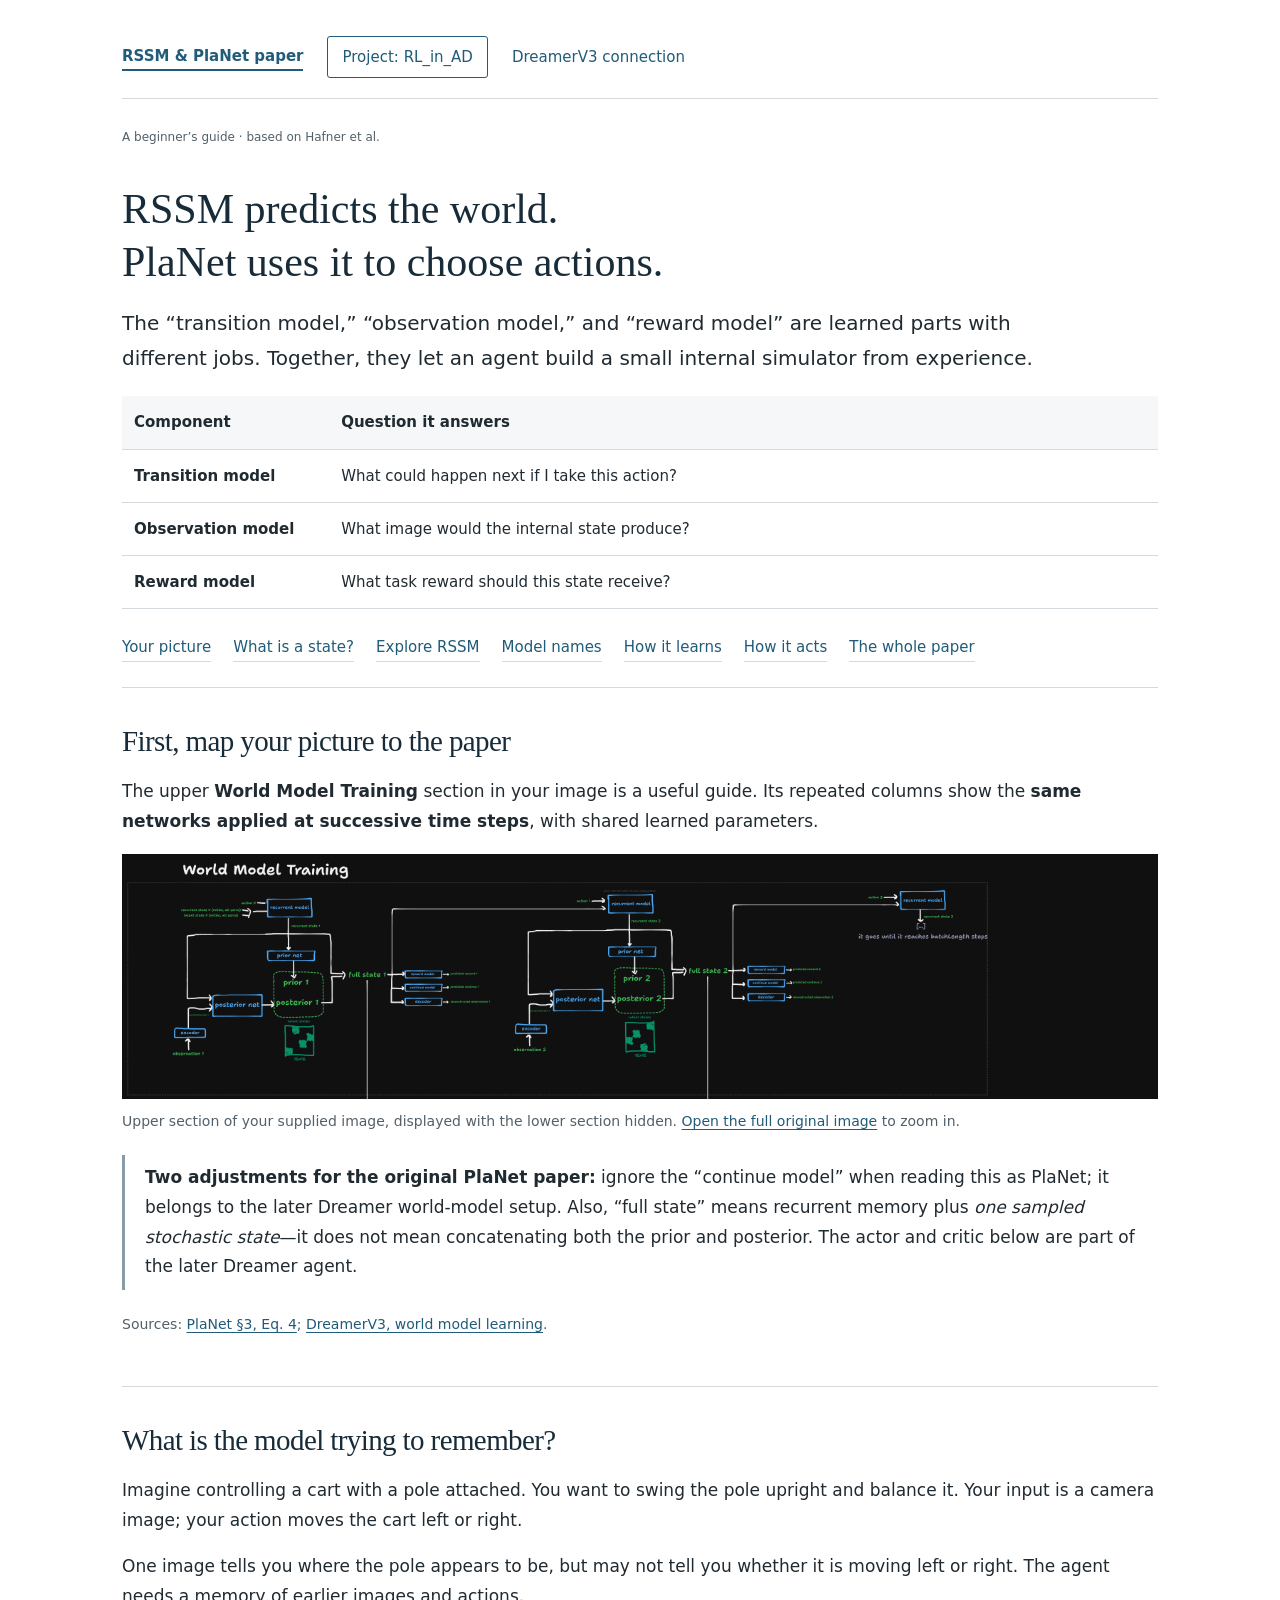
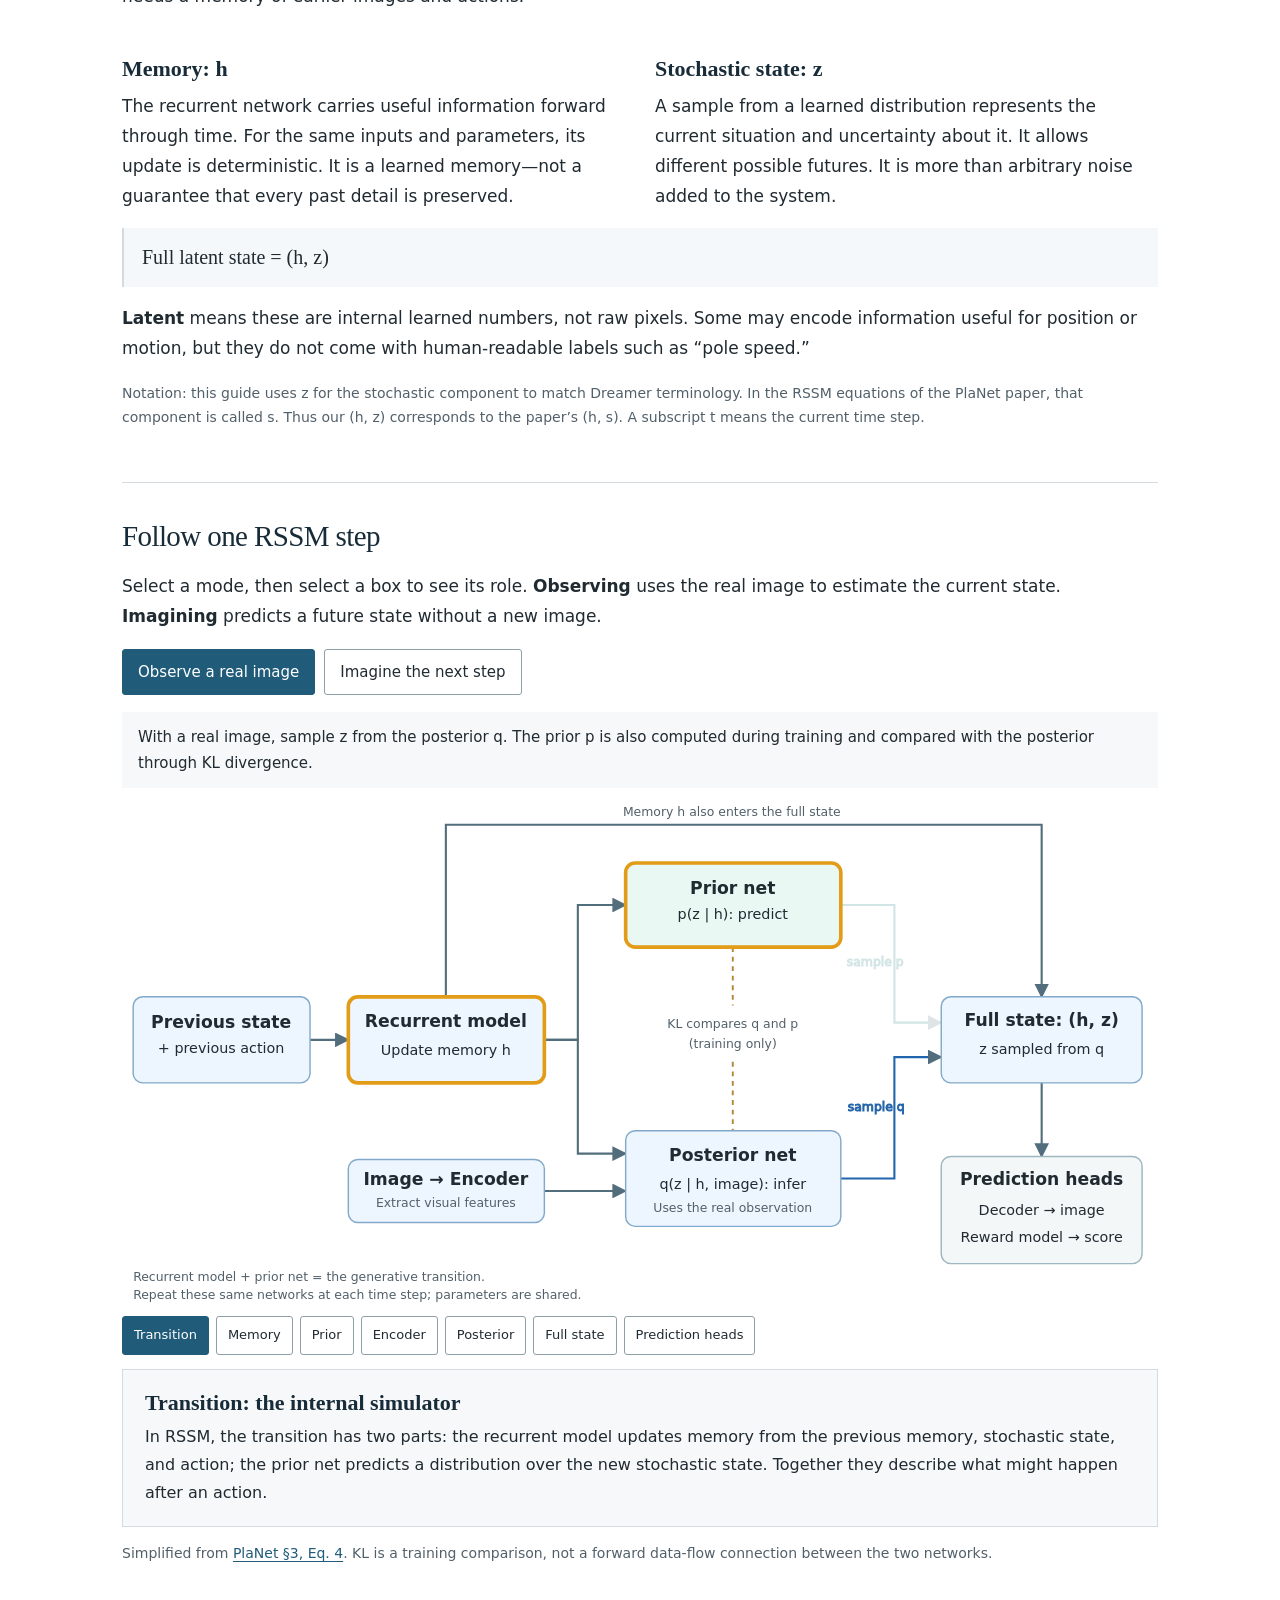
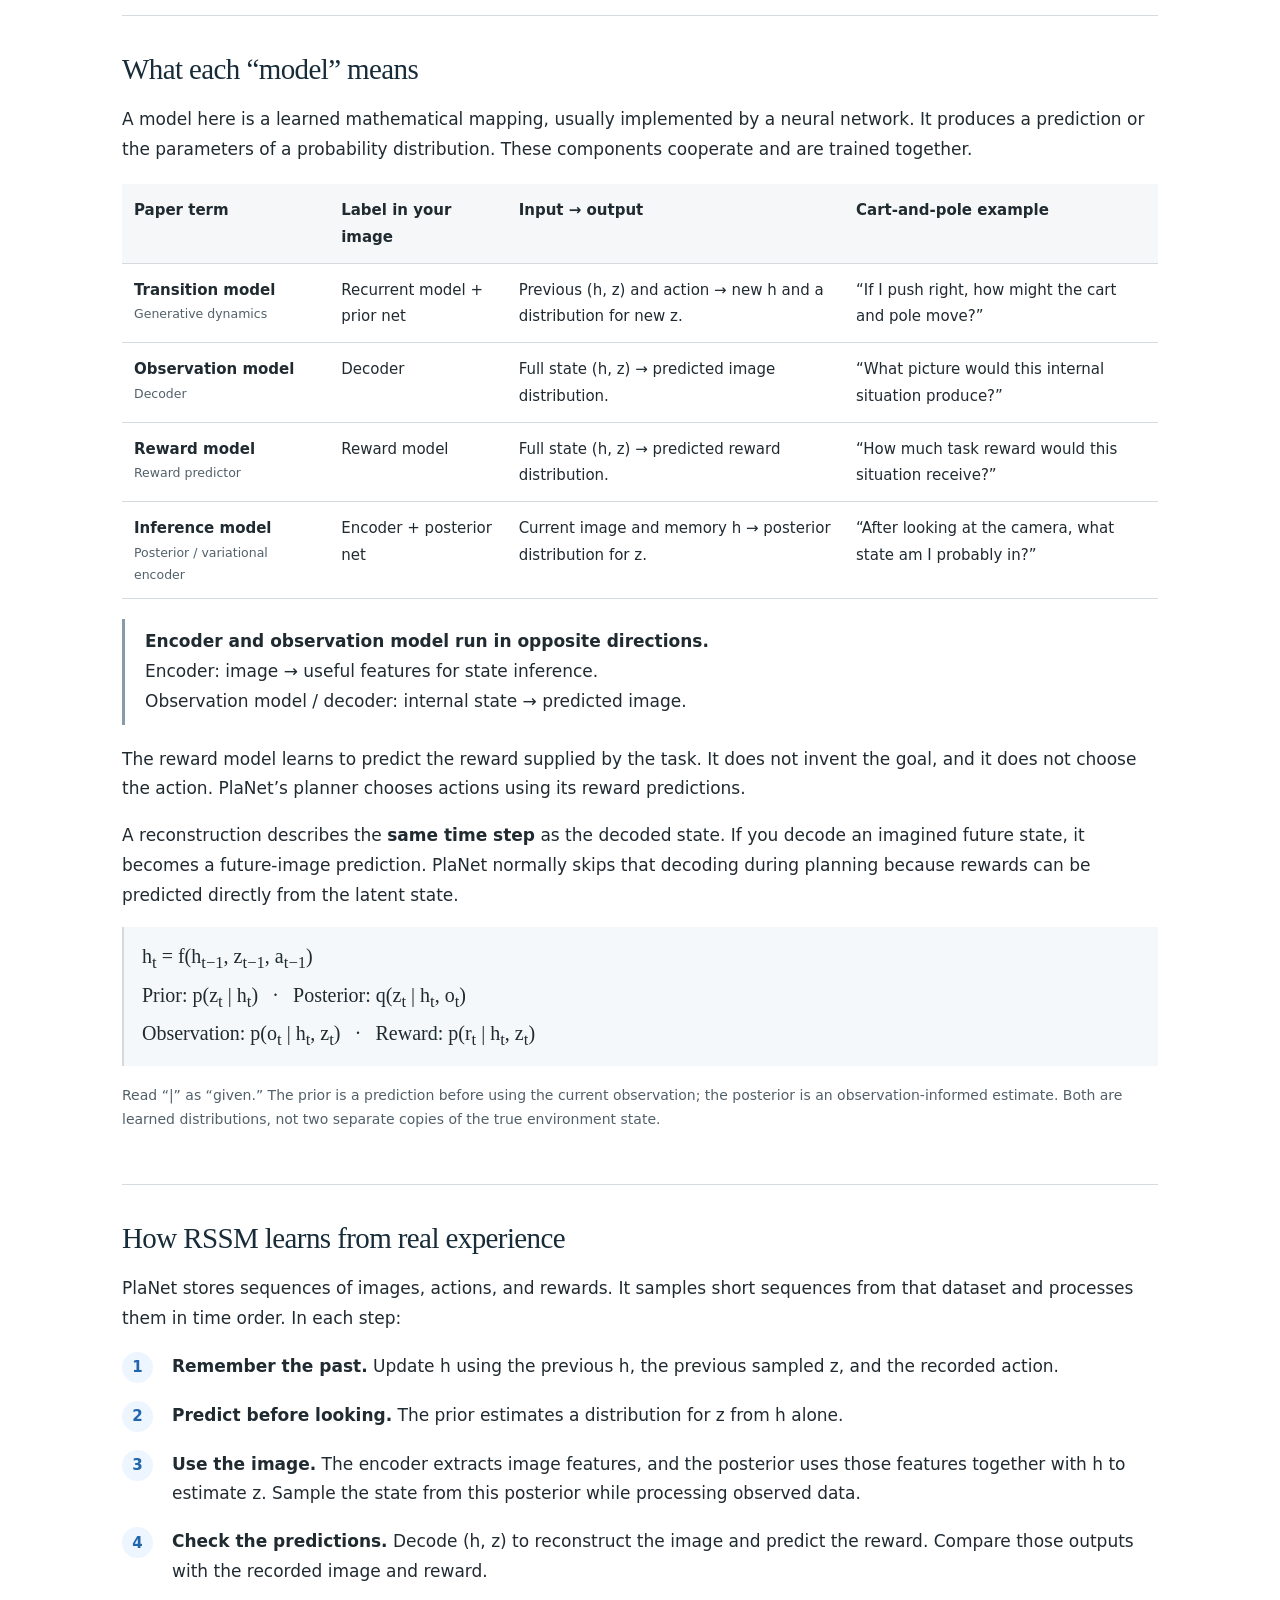
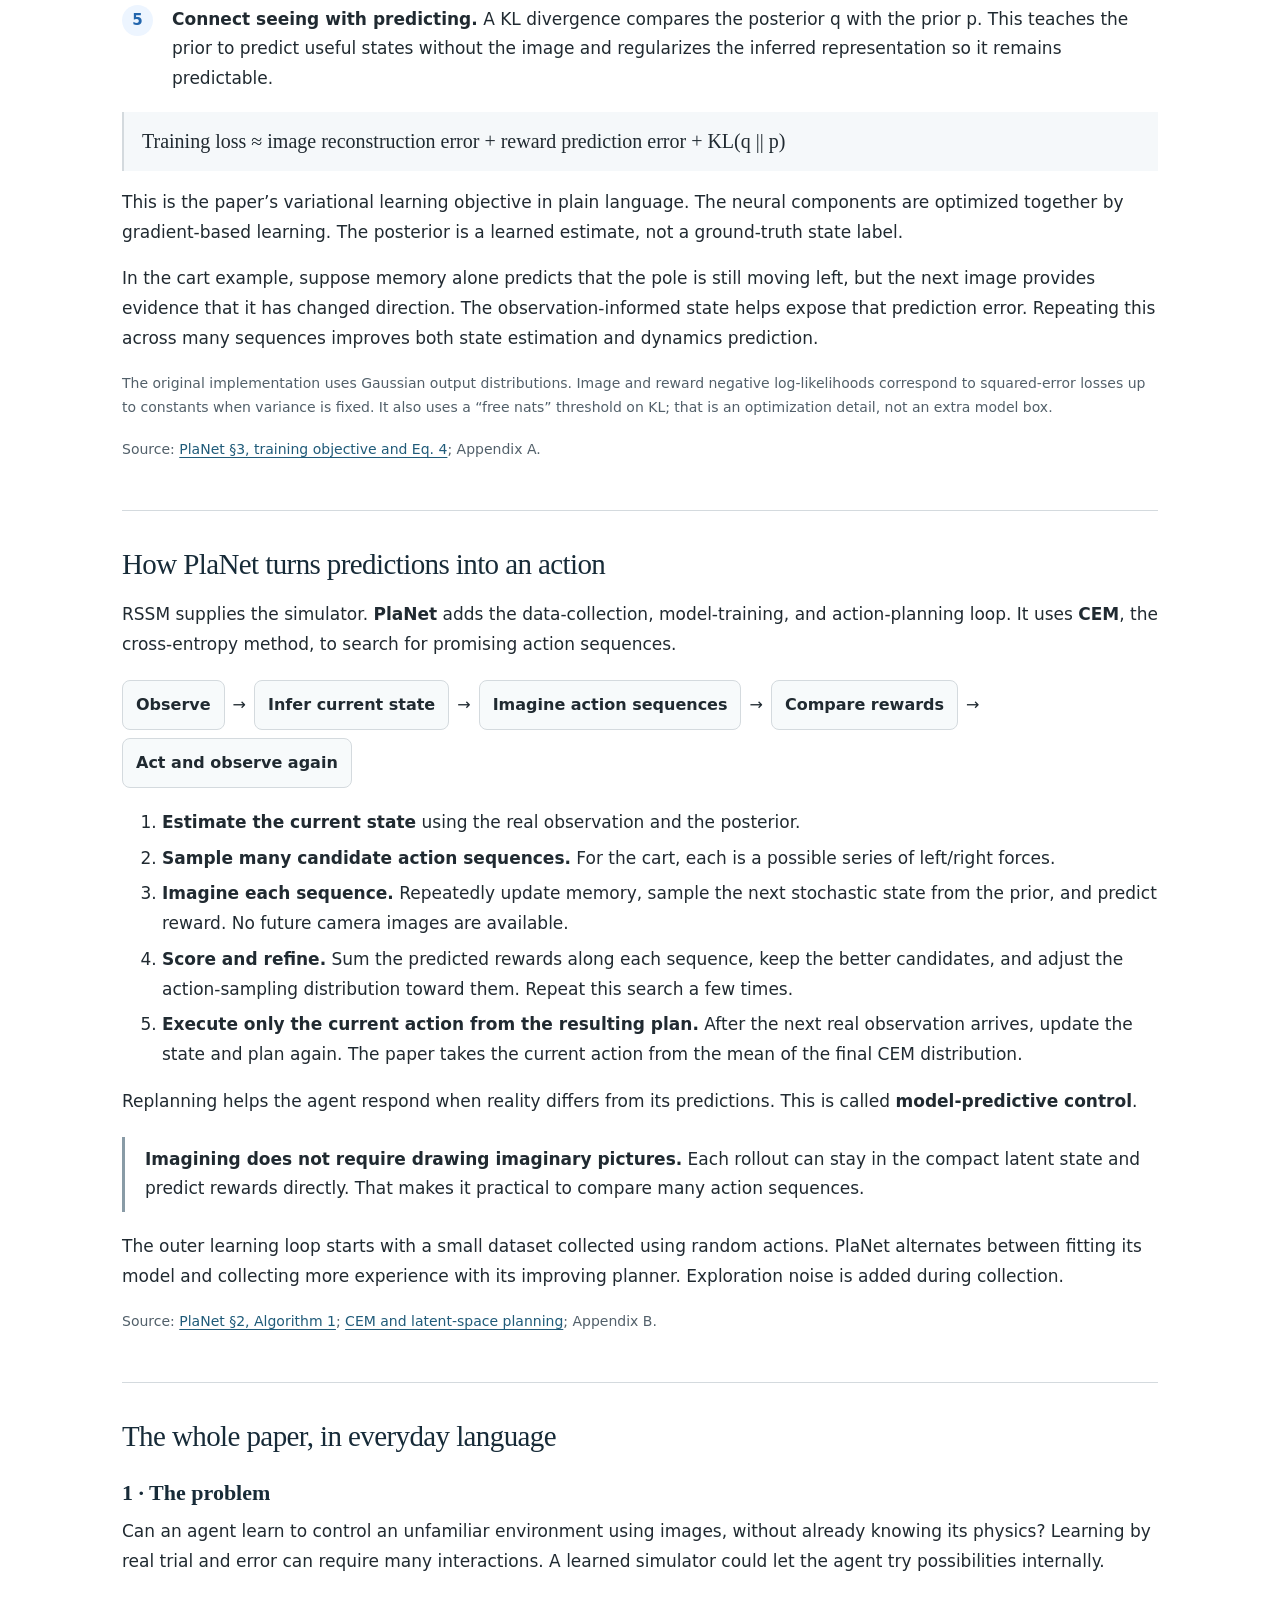
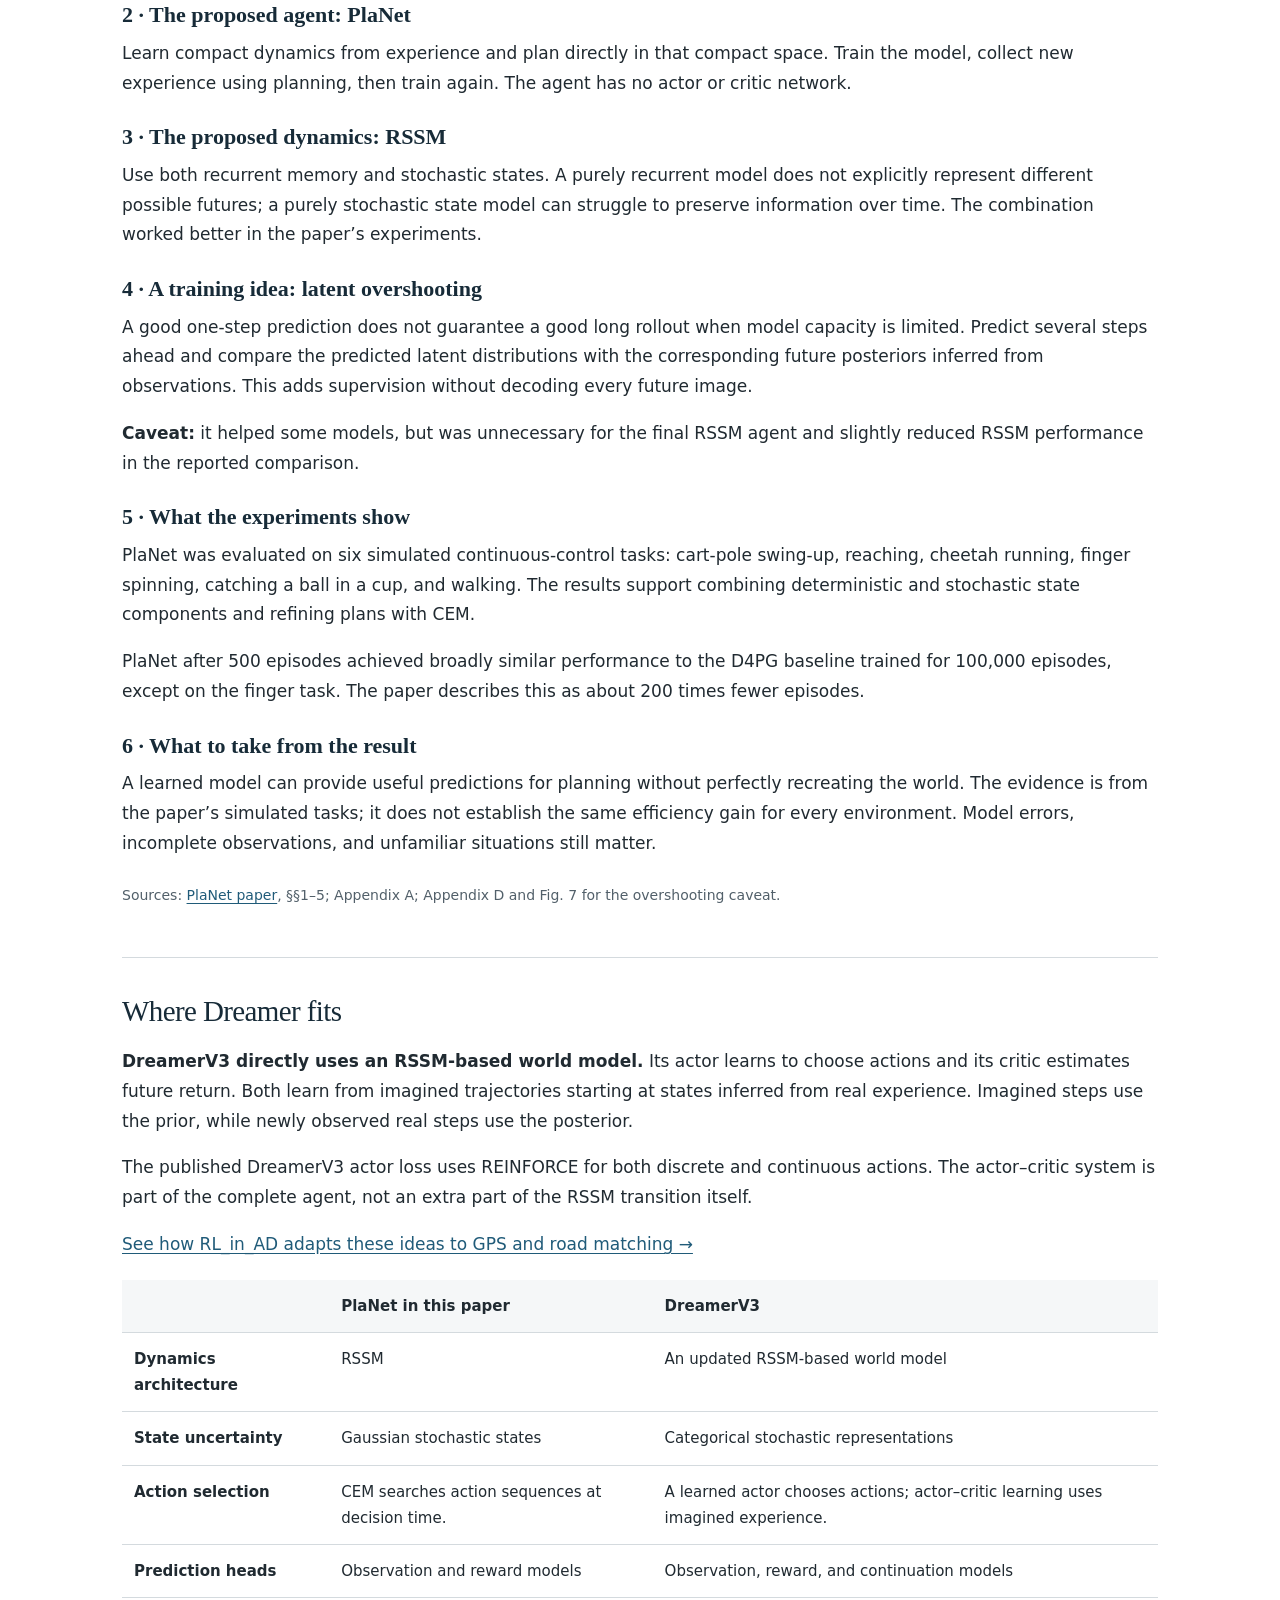
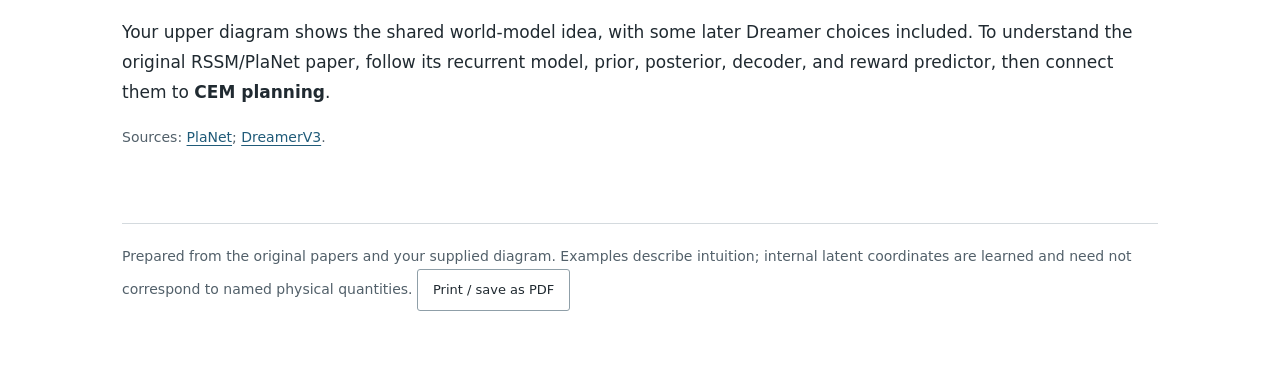
<file: planet.html>
<!doctype html>
<html lang="en">
<head>
<meta charset="utf-8">
<meta name="viewport" content="width=device-width,initial-scale=1">
<title>RSSM and PlaNet — an illustrated explanation</title>
<style>
:root{--ink:#172f3a;--muted:#516773;--blue:#2165ad;--bluewash:#edf5ff;--green:#08786d;--greenwash:#eaf8f4;--gold:#98680d;--line:#d5e2e6;--paper:#fff;--bg:#f5f8f8}
*{box-sizing:border-box}body{margin:0;background:var(--bg);color:var(--ink);font:17px/1.7 system-ui,-apple-system,"Segoe UI",sans-serif}main{max-width:1160px;margin:auto;padding:54px 28px 72px}h1{font-size:clamp(34px,5vw,58px);line-height:1.08;letter-spacing:-2px;max-width:920px;margin:10px 0 20px}h2{font-size:29px;line-height:1.3;letter-spacing:-.6px;margin:0 0 18px}h3{font-size:21px;line-height:1.4;margin:25px 0 8px}p{margin:0 0 16px}a{color:var(--blue);text-underline-offset:3px}strong{font-weight:700}.eyebrow{text-transform:uppercase;letter-spacing:2px;font-size:12px;font-weight:750;color:var(--green)}.intro{font-size:21px;max-width:930px}.lead{font-size:19px}.small,figcaption{font-size:14px;color:var(--muted)}.section{background:var(--paper);border:1px solid var(--line);border-radius:18px;padding:30px;margin:24px 0}.summary{display:grid;grid-template-columns:repeat(3,1fr);gap:14px;margin:26px 0}.summary div{padding:20px;border-radius:13px;background:var(--paper);border:1px solid var(--line)}.summary b{display:block;color:var(--green);font-size:21px}.summary span{font-size:16px}.nav{display:flex;flex-wrap:wrap;gap:10px 20px;font-size:15px;margin:25px 0}.nav a{text-decoration:none;border-bottom:1px solid var(--line)}.callout{background:var(--greenwash);border-left:4px solid var(--green);padding:17px 20px;border-radius:0 10px 10px 0;margin:20px 0}.note{background:#fff8e8;border-left-color:#bb8823}.source{font-size:13px;color:var(--muted);margin-top:18px}.table-wrap{overflow-x:auto}table{width:100%;border-collapse:collapse;font-size:15px}th,td{text-align:left;vertical-align:top;padding:14px 12px;border-bottom:1px solid var(--line)}th{background:#f3f7f8}td:first-child{font-weight:650;width:20%}td small{font-weight:400;display:block;color:var(--muted)}.formula{font-family:"Cambria Math","Segoe UI",serif;background:#f5f8fa;border-radius:8px;padding:12px 18px;overflow:auto;font-size:19px}.cols{display:grid;grid-template-columns:1fr 1fr;gap:26px}.step{display:grid;grid-template-columns:38px 1fr;gap:12px;margin:18px 0}.step-number{height:31px;width:31px;border-radius:50%;background:var(--bluewash);color:var(--blue);display:grid;place-items:center;font-weight:750;font-size:15px}.step p{margin:0}.crop{aspect-ratio:4.24;overflow:hidden;background:#111;border-radius:10px}.crop img{width:100%;height:auto;display:block}.reference-zoom{overflow-x:auto}.reference-zoom .crop{min-width:780px}figure{margin:18px 0}figcaption{margin-top:10px}.toolbar{display:flex;flex-wrap:wrap;align-items:center;gap:9px;margin:17px 0}button{font:inherit;cursor:pointer;border:1px solid #b7cbd3;border-radius:9px;padding:9px 15px;background:white;color:var(--ink);font-size:15px}button:hover{background:#f0f6f9}button[aria-pressed="true"]{background:var(--blue);border-color:var(--blue);color:white}button:focus-visible,svg [role=button]:focus-visible,a:focus-visible{outline:3px solid #e9a51c;outline-offset:4px}#mode-note{padding:12px 16px;background:var(--bluewash);border-radius:9px;font-size:15px;min-height:70px}.diagram-scroll{overflow-x:auto;margin:8px -8px}.diagram-scroll svg{min-width:780px;width:100%;height:auto;display:block}svg text{font-family:system-ui,"Segoe UI",sans-serif;fill:var(--ink)}svg .title{font-size:18px;font-weight:700}svg .detail{font-size:15px}svg .tiny{font-size:13px;fill:var(--muted)}svg rect.node{fill:var(--bluewash);stroke:#82a9c9;stroke-width:1.5}svg .prior rect{fill:var(--greenwash);stroke:#6fac9c}svg .head rect{fill:#f4f7f8;stroke:#9db6bf}svg .edge{fill:none;stroke:#526d7b;stroke-width:2.2}svg .sample-prior{stroke:var(--green)}svg .sample-posterior{stroke:var(--blue)}svg .kl{stroke:#b48738;stroke-width:2;stroke-dasharray:5 5;fill:none}svg .selected rect{stroke:#e29c17;stroke-width:3.8}svg [role=button]{cursor:pointer}svg [role=button]:hover rect{stroke-width:3}svg .sample-prior{opacity:.18}#rssm-diagram.imagining .observe-only{opacity:.16}#rssm-diagram.imagining .sample-prior{opacity:1}#rssm-diagram.imagining .sample-posterior{opacity:.13}#rssm-diagram.imagining .decoder-line{opacity:.2}.module-buttons{display:flex;flex-wrap:wrap;gap:7px}.module-buttons button{font-size:13px;padding:7px 11px}.explanation{border:1px solid var(--line);border-radius:12px;background:#fafcfc;padding:19px 22px;margin-top:14px;min-height:155px}.explanation h3{margin:0 0 7px}.explanation p{margin:0;font-size:16px}.paper-grid{display:grid;grid-template-columns:1fr 1fr;gap:20px}.paper-grid article{padding:20px;border:1px solid var(--line);border-radius:12px}.paper-grid h3{margin-top:0}.paper-grid p:last-child{margin-bottom:0}li{margin-bottom:8px}.plain-flow{display:flex;flex-wrap:wrap;gap:8px;align-items:center;font-size:16px;margin:20px 0}.plain-flow b{border:1px solid var(--line);border-radius:8px;padding:10px 13px;background:#f7fafb}.print-button{font-size:13px}.footer{color:var(--muted);font-size:14px;margin-top:28px}
@media(max-width:750px){main{padding:30px 15px}.section{padding:21px 17px;border-radius:13px}.summary,.cols,.paper-grid{grid-template-columns:1fr}.summary{gap:9px}.summary div{padding:14px 17px}h2{font-size:25px}.intro{font-size:19px}.reference-zoom .crop{min-width:900px}th,td{padding:10px 8px}body{font-size:16px}}
@media print{body{background:white;font-size:11pt}main{max-width:none;padding:0}.toolbar,.module-buttons,.nav,.print-button{display:none}.section{break-inside:avoid;border-radius:0;padding:14px;margin:14px 0}.diagram-scroll svg{min-width:0}.explanation{min-height:0}.crop{min-width:0!important}.summary{grid-template-columns:repeat(3,1fr)}h1{font-size:34pt}.source a{color:inherit}}
</style>
<link rel="stylesheet" href="guide.css"><link rel="stylesheet" href="paper.css"></head>
<body>
<main>
<nav class="site-nav" aria-label="Website"><a href="planet.html" aria-current="page">RSSM &amp; PlaNet paper</a><a class="project-button" href="index.html">Project: RL_in_AD</a><a href="index.html#dreamer-rssm">DreamerV3 connection</a></nav>
<header>
<div class="eyebrow">A beginner’s guide · based on Hafner et al.</div>
<h1>RSSM predicts the world.<br>PlaNet uses it to choose actions.</h1>
<p class="intro">The “transition model,” “observation model,” and “reward model” are learned parts with different jobs. Together, they let an agent build a small internal simulator from experience.</p>
<div class="table-wrap"><table><thead><tr><th>Component</th><th>Question it answers</th></tr></thead><tbody><tr><td>Transition model</td><td>What could happen next if I take this action?</td></tr><tr><td>Observation model</td><td>What image would the internal state produce?</td></tr><tr><td>Reward model</td><td>What task reward should this state receive?</td></tr></tbody></table></div>
<nav class="nav" aria-label="Guide contents">
<a href="#picture">Your picture</a><a href="#state">What is a state?</a><a href="#diagram">Explore RSSM</a><a href="#terms">Model names</a><a href="#learning">How it learns</a><a href="#planning">How it acts</a><a href="#paper">The whole paper</a>
</nav>
</header>

<section class="section" id="picture">
<h2>First, map your picture to the paper</h2>
<p>The upper <strong>World Model Training</strong> section in your image is a useful guide. Its repeated columns show the <strong>same networks applied at successive time steps</strong>, with shared learned parameters.</p>
<figure>
<div class="reference-zoom"><div class="crop"><img src="natural-dreamer-reference.png" alt="The upper world-model section of the user's Dreamer training diagram. It shows a recurrent model, prior net, posterior net, encoder, reward model, continuation model, and decoder repeated over time."></div></div>
<figcaption>Upper section of your supplied image, displayed with the lower section hidden. <a href="natural-dreamer-reference.png">Open the full original image</a> to zoom in.</figcaption>
</figure>
<div class="callout note"><strong>Two adjustments for the original PlaNet paper:</strong> ignore the “continue model” when reading this as PlaNet; it belongs to the later Dreamer world-model setup. Also, “full state” means recurrent memory plus <em>one sampled stochastic state</em>—it does not mean concatenating both the prior and posterior. The actor and critic below are part of the later Dreamer agent.</div>
<p class="source">Sources: <a href="https://arxiv.org/pdf/1811.04551#page=4">PlaNet §3, Eq. 4</a>; <a href="https://arxiv.org/html/2301.04104v2">DreamerV3, world model learning</a>.</p>
</section>

<section class="section" id="state">
<h2>What is the model trying to remember?</h2>
<p>Imagine controlling a cart with a pole attached. You want to swing the pole upright and balance it. Your input is a camera image; your action moves the cart left or right.</p>
<p>One image tells you where the pole appears to be, but may not tell you whether it is moving left or right. The agent needs a memory of earlier images and actions.</p>
<div class="cols">
<div><h3>Memory: h</h3><p>The recurrent network carries useful information forward through time. For the same inputs and parameters, its update is deterministic. It is a learned memory—not a guarantee that every past detail is preserved.</p></div>
<div><h3>Stochastic state: z</h3><p>A sample from a learned distribution represents the current situation and uncertainty about it. It allows different possible futures. It is more than arbitrary noise added to the system.</p></div>
</div>
<p class="formula">Full latent state = (h, z)</p>
<p><strong>Latent</strong> means these are internal learned numbers, not raw pixels. Some may encode information useful for position or motion, but they do not come with human-readable labels such as “pole speed.”</p>
<p class="small">Notation: this guide uses z for the stochastic component to match Dreamer terminology. In the RSSM equations of the PlaNet paper, that component is called s. Thus our (h, z) corresponds to the paper’s (h, s). A subscript t means the current time step.</p>
</section>

<section class="section" id="diagram">
<h2>Follow one RSSM step</h2>
<p>Select a mode, then select a box to see its role. <strong>Observing</strong> uses the real image to estimate the current state. <strong>Imagining</strong> predicts a future state without a new image.</p>
<div class="toolbar" aria-label="RSSM mode">
<button type="button" id="observe-button" aria-pressed="true">Observe a real image</button>
<button type="button" id="imagine-button" aria-pressed="false">Imagine the next step</button>
</div>
<div id="mode-note" role="status" aria-live="polite">With a real image, sample z from the posterior q. The prior p is also computed during training and compared with the posterior through KL divergence.</div>
<div class="diagram-scroll">
<svg id="rssm-diagram" viewBox="0 0 1100 535" aria-label="Interactive RSSM diagram showing memory, prior, posterior, observation encoding, full latent state, and prediction heads.">
<defs><marker id="arrow" viewBox="0 0 10 10" refX="9" refY="5" markerWidth="7" markerHeight="7" orient="auto-start-reverse"><path d="M0 0 L10 5 L0 10z" fill="#526d7b"/></marker></defs>
<path class="edge" d="M205 255 H245" marker-end="url(#arrow)"/>
<path class="edge" d="M450 255 H485 V114 H535" marker-end="url(#arrow)"/>
<path class="edge observe-only" d="M450 255 H485 V374 H535" marker-end="url(#arrow)"/>
<path class="edge observe-only" d="M450 413 H535" marker-end="url(#arrow)"/>
<path class="edge" d="M347 210 V30 H970 V210" marker-end="url(#arrow)"/>
<text x="646" y="21" text-anchor="middle" class="tiny">Memory h also enters the full state</text>
<path class="edge sample-prior" d="M760 114 H816 V237 H865" marker-end="url(#arrow)"/>
<path class="edge sample-posterior" d="M760 400 H816 V273 H865" marker-end="url(#arrow)"/>
<text x="796" y="178" class="tiny sample-prior" text-anchor="middle">sample p</text>
<text x="797" y="329" class="tiny sample-posterior" text-anchor="middle">sample q</text>
<path class="kl observe-only" d="M647 158 V219 M647 278 V350"/>
<text x="647" y="243" class="tiny observe-only" text-anchor="middle">KL compares q and p</text>
<text x="647" y="263" class="tiny observe-only" text-anchor="middle">(training only)</text>
<path class="edge" d="M970 300 V377" marker-end="url(#arrow)"/>

<g data-module="transition" role="button" tabindex="0" aria-label="Previous state and action, input to the transition model">
<rect class="node" x="20" y="210" width="185" height="90" rx="10"/>
<text x="112" y="243" class="title" text-anchor="middle">Previous state</text>
<text x="112" y="269" class="detail" text-anchor="middle">+ previous action</text></g>

<g data-module="memory" role="button" tabindex="0" aria-label="Recurrent model updates deterministic memory">
<rect class="node" x="245" y="210" width="205" height="90" rx="10"/>
<text x="347" y="242" class="title" text-anchor="middle">Recurrent model</text>
<text x="347" y="271" class="detail" text-anchor="middle">Update memory h</text></g>

<g class="prior" data-module="prior" role="button" tabindex="0" aria-label="Prior predicts stochastic state without a new image">
<rect class="node" x="535" y="70" width="225" height="88" rx="10"/>
<text x="647" y="102" class="title" text-anchor="middle">Prior net</text>
<text x="647" y="129" class="detail" text-anchor="middle">p(z | h): predict</text></g>

<g class="observe-only" data-module="posterior" role="button" tabindex="0" aria-label="Posterior estimates the stochastic state from memory and current image">
<rect class="node" x="535" y="350" width="225" height="100" rx="10"/>
<text x="647" y="382" class="title" text-anchor="middle">Posterior net</text>
<text x="647" y="411" class="detail" text-anchor="middle">q(z | h, image): infer</text>
<text x="647" y="435" class="tiny" text-anchor="middle">Uses the real observation</text></g>

<g class="observe-only" data-module="encoder" role="button" tabindex="0" aria-label="Encoder extracts features from the real image">
<rect class="node" x="245" y="380" width="205" height="66" rx="10"/>
<text x="347" y="407" class="title" text-anchor="middle">Image → Encoder</text>
<text x="347" y="430" class="tiny" text-anchor="middle">Extract visual features</text></g>

<g data-module="state" role="button" tabindex="0" aria-label="Full latent state contains memory and one stochastic sample">
<rect class="node" x="865" y="210" width="210" height="90" rx="10"/>
<text x="970" y="241" class="title" text-anchor="middle">Full state: (h, z)</text>
<text id="state-source" x="970" y="270" class="detail" text-anchor="middle">z sampled from q</text></g>

<g class="head" data-module="heads" role="button" tabindex="0" aria-label="Prediction heads decode an image and predict reward from the full state">
<rect class="node" x="865" y="377" width="210" height="112" rx="10"/>
<text x="970" y="407" class="title" text-anchor="middle">Prediction heads</text>
<text x="970" y="438" class="detail decoder-line" text-anchor="middle">Decoder → image</text>
<text x="970" y="466" class="detail" text-anchor="middle">Reward model → score</text></g>
<text x="20" y="507" class="tiny">Recurrent model + prior net = the generative transition.</text>
<text x="20" y="526" class="tiny">Repeat these same networks at each time step; parameters are shared.</text>
</svg>
</div>
<div class="module-buttons" aria-label="Explain a model component">
<button type="button" data-module-button="transition" aria-pressed="true">Transition</button>
<button type="button" data-module-button="memory" aria-pressed="false">Memory</button>
<button type="button" data-module-button="prior" aria-pressed="false">Prior</button>
<button type="button" data-module-button="encoder" aria-pressed="false">Encoder</button>
<button type="button" data-module-button="posterior" aria-pressed="false">Posterior</button>
<button type="button" data-module-button="state" aria-pressed="false">Full state</button>
<button type="button" data-module-button="heads" aria-pressed="false">Prediction heads</button>
</div>
<div class="explanation" aria-live="polite"><h3 id="module-title">Transition: the internal simulator</h3><p id="module-text">In RSSM, the transition has two parts: the recurrent model updates memory from the previous memory, stochastic state, and action; the prior net predicts a distribution over the new stochastic state. Together they describe what might happen after an action.</p></div>
<p class="source">Simplified from <a href="https://arxiv.org/pdf/1811.04551#page=4">PlaNet §3, Eq. 4</a>. KL is a training comparison, not a forward data-flow connection between the two networks.</p>
</section>

<section class="section" id="terms">
<h2>What each “model” means</h2>
<p>A model here is a learned mathematical mapping, usually implemented by a neural network. It produces a prediction or the parameters of a probability distribution. These components cooperate and are trained together.</p>
<div class="table-wrap"><table>
<thead><tr><th>Paper term</th><th>Label in your image</th><th>Input → output</th><th>Cart-and-pole example</th></tr></thead>
<tbody>
<tr><td>Transition model<small>Generative dynamics</small></td><td>Recurrent model + prior net</td><td>Previous (h, z) and action → new h and a distribution for new z.</td><td>“If I push right, how might the cart and pole move?”</td></tr>
<tr><td>Observation model<small>Decoder</small></td><td>Decoder</td><td>Full state (h, z) → predicted image distribution.</td><td>“What picture would this internal situation produce?”</td></tr>
<tr><td>Reward model<small>Reward predictor</small></td><td>Reward model</td><td>Full state (h, z) → predicted reward distribution.</td><td>“How much task reward would this situation receive?”</td></tr>
<tr><td>Inference model<small>Posterior / variational encoder</small></td><td>Encoder + posterior net</td><td>Current image and memory h → posterior distribution for z.</td><td>“After looking at the camera, what state am I probably in?”</td></tr>
</tbody></table></div>
<div class="callout"><strong>Encoder and observation model run in opposite directions.</strong><br>Encoder: image → useful features for state inference.<br>Observation model / decoder: internal state → predicted image.</div>
<p>The reward model learns to predict the reward supplied by the task. It does not invent the goal, and it does not choose the action. PlaNet’s planner chooses actions using its reward predictions.</p>
<p>A reconstruction describes the <strong>same time step</strong> as the decoded state. If you decode an imagined future state, it becomes a future-image prediction. PlaNet normally skips that decoding during planning because rewards can be predicted directly from the latent state.</p>
<p class="formula">h<sub>t</sub> = f(h<sub>t−1</sub>, z<sub>t−1</sub>, a<sub>t−1</sub>)<br>Prior: p(z<sub>t</sub> | h<sub>t</sub>) &nbsp; · &nbsp; Posterior: q(z<sub>t</sub> | h<sub>t</sub>, o<sub>t</sub>)<br>Observation: p(o<sub>t</sub> | h<sub>t</sub>, z<sub>t</sub>) &nbsp; · &nbsp; Reward: p(r<sub>t</sub> | h<sub>t</sub>, z<sub>t</sub>)</p>
<p class="small">Read “|” as “given.” The prior is a prediction before using the current observation; the posterior is an observation-informed estimate. Both are learned distributions, not two separate copies of the true environment state.</p>
</section>

<section class="section" id="learning">
<h2>How RSSM learns from real experience</h2>
<p>PlaNet stores sequences of images, actions, and rewards. It samples short sequences from that dataset and processes them in time order. In each step:</p>
<div class="step"><span class="step-number">1</span><p><strong>Remember the past.</strong> Update h using the previous h, the previous sampled z, and the recorded action.</p></div>
<div class="step"><span class="step-number">2</span><p><strong>Predict before looking.</strong> The prior estimates a distribution for z from h alone.</p></div>
<div class="step"><span class="step-number">3</span><p><strong>Use the image.</strong> The encoder extracts image features, and the posterior uses those features together with h to estimate z. Sample the state from this posterior while processing observed data.</p></div>
<div class="step"><span class="step-number">4</span><p><strong>Check the predictions.</strong> Decode (h, z) to reconstruct the image and predict the reward. Compare those outputs with the recorded image and reward.</p></div>
<div class="step"><span class="step-number">5</span><p><strong>Connect seeing with predicting.</strong> A KL divergence compares the posterior q with the prior p. This teaches the prior to predict useful states without the image and regularizes the inferred representation so it remains predictable.</p></div>
<p class="formula">Training loss ≈ image reconstruction error + reward prediction error + KL(q || p)</p>
<p>This is the paper’s variational learning objective in plain language. The neural components are optimized together by gradient-based learning. The posterior is a learned estimate, not a ground-truth state label.</p>
<p>In the cart example, suppose memory alone predicts that the pole is still moving left, but the next image provides evidence that it has changed direction. The observation-informed state helps expose that prediction error. Repeating this across many sequences improves both state estimation and dynamics prediction.</p>
<p class="small">The original implementation uses Gaussian output distributions. Image and reward negative log-likelihoods correspond to squared-error losses up to constants when variance is fixed. It also uses a “free nats” threshold on KL; that is an optimization detail, not an extra model box.</p>
<p class="source">Source: <a href="https://arxiv.org/pdf/1811.04551#page=4">PlaNet §3, training objective and Eq. 4</a>; Appendix A.</p>
</section>

<section class="section" id="planning">
<h2>How PlaNet turns predictions into an action</h2>
<p>RSSM supplies the simulator. <strong>PlaNet</strong> adds the data-collection, model-training, and action-planning loop. It uses <strong>CEM</strong>, the cross-entropy method, to search for promising action sequences.</p>
<div class="plain-flow"><b>Observe</b><span>→</span><b>Infer current state</b><span>→</span><b>Imagine action sequences</b><span>→</span><b>Compare rewards</b><span>→</span><b>Act and observe again</b></div>
<ol>
<li><strong>Estimate the current state</strong> using the real observation and the posterior.</li>
<li><strong>Sample many candidate action sequences.</strong> For the cart, each is a possible series of left/right forces.</li>
<li><strong>Imagine each sequence.</strong> Repeatedly update memory, sample the next stochastic state from the prior, and predict reward. No future camera images are available.</li>
<li><strong>Score and refine.</strong> Sum the predicted rewards along each sequence, keep the better candidates, and adjust the action-sampling distribution toward them. Repeat this search a few times.</li>
<li><strong>Execute only the current action from the resulting plan.</strong> After the next real observation arrives, update the state and plan again. The paper takes the current action from the mean of the final CEM distribution.</li>
</ol>
<p>Replanning helps the agent respond when reality differs from its predictions. This is called <strong>model-predictive control</strong>.</p>
<div class="callout"><strong>Imagining does not require drawing imaginary pictures.</strong> Each rollout can stay in the compact latent state and predict rewards directly. That makes it practical to compare many action sequences.</div>
<p>The outer learning loop starts with a small dataset collected using random actions. PlaNet alternates between fitting its model and collecting more experience with its improving planner. Exploration noise is added during collection.</p>
<p class="source">Source: <a href="https://arxiv.org/pdf/1811.04551#page=2">PlaNet §2, Algorithm 1</a>; <a href="https://arxiv.org/pdf/1811.04551#page=3">CEM and latent-space planning</a>; Appendix B.</p>
</section>

<section class="section" id="paper">
<h2>The whole paper, in everyday language</h2>
<div class="paper-grid">
<article><h3>1 · The problem</h3><p>Can an agent learn to control an unfamiliar environment using images, without already knowing its physics? Learning by real trial and error can require many interactions. A learned simulator could let the agent try possibilities internally.</p></article>
<article><h3>2 · The proposed agent: PlaNet</h3><p>Learn compact dynamics from experience and plan directly in that compact space. Train the model, collect new experience using planning, then train again. The agent has no actor or critic network.</p></article>
<article><h3>3 · The proposed dynamics: RSSM</h3><p>Use both recurrent memory and stochastic states. A purely recurrent model does not explicitly represent different possible futures; a purely stochastic state model can struggle to preserve information over time. The combination worked better in the paper’s experiments.</p></article>
<article><h3>4 · A training idea: latent overshooting</h3><p>A good one-step prediction does not guarantee a good long rollout when model capacity is limited. Predict several steps ahead and compare the predicted latent distributions with the corresponding future posteriors inferred from observations. This adds supervision without decoding every future image.</p><p><strong>Caveat:</strong> it helped some models, but was unnecessary for the final RSSM agent and slightly reduced RSSM performance in the reported comparison.</p></article>
<article><h3>5 · What the experiments show</h3><p>PlaNet was evaluated on six simulated continuous-control tasks: cart-pole swing-up, reaching, cheetah running, finger spinning, catching a ball in a cup, and walking. The results support combining deterministic and stochastic state components and refining plans with CEM.</p><p>PlaNet after 500 episodes achieved broadly similar performance to the D4PG baseline trained for 100,000 episodes, except on the finger task. The paper describes this as about 200 times fewer episodes.</p></article>
<article><h3>6 · What to take from the result</h3><p>A learned model can provide useful predictions for planning without perfectly recreating the world. The evidence is from the paper’s simulated tasks; it does not establish the same efficiency gain for every environment. Model errors, incomplete observations, and unfamiliar situations still matter.</p></article>
</div>
<p class="source">Sources: <a href="https://arxiv.org/pdf/1811.04551">PlaNet paper</a>, §§1–5; Appendix A; Appendix D and Fig. 7 for the overshooting caveat.</p>
</section>

<section class="section" id="dreamer">
<h2>Where Dreamer fits</h2><p><strong>DreamerV3 directly uses an RSSM-based world model.</strong> Its actor learns to choose actions and its critic estimates future return. Both learn from imagined trajectories starting at states inferred from real experience. Imagined steps use the prior, while newly observed real steps use the posterior.</p><p>The published DreamerV3 actor loss uses REINFORCE for both discrete and continuous actions. The actor–critic system is part of the complete agent, not an extra part of the RSSM transition itself.</p><p><a href="index.html#dreamer-rssm">See how RL_in_AD adapts these ideas to GPS and road matching →</a></p>
<div class="table-wrap"><table><thead><tr><th></th><th>PlaNet in this paper</th><th>DreamerV3</th></tr></thead><tbody>
<tr><td>Dynamics architecture</td><td>RSSM</td><td>An updated RSSM-based world model</td></tr>
<tr><td>State uncertainty</td><td>Gaussian stochastic states</td><td>Categorical stochastic representations</td></tr>
<tr><td>Action selection</td><td>CEM searches action sequences at decision time.</td><td>A learned actor chooses actions; actor–critic learning uses imagined experience.</td></tr>
<tr><td>Prediction heads</td><td>Observation and reward models</td><td>Observation, reward, and continuation models</td></tr>
</tbody></table></div>
<p style="margin-top:18px">Your upper diagram shows the shared world-model idea, with some later Dreamer choices included. To understand the original RSSM/PlaNet paper, follow its recurrent model, prior, posterior, decoder, and reward predictor, then connect them to <strong>CEM planning</strong>.</p>
<p class="source">Sources: <a href="https://arxiv.org/pdf/1811.04551">PlaNet</a>; <a href="https://arxiv.org/html/2301.04104v2">DreamerV3</a>.</p>
</section>
<footer class="footer">Prepared from the original papers and your supplied diagram. Examples describe intuition; internal latent coordinates are learned and need not correspond to named physical quantities. <button class="print-button" type="button" onclick="window.print()">Print / save as PDF</button></footer>
</main>
<script>
const modules={
transition:["Transition: the internal simulator","In RSSM, the transition has two parts: the recurrent model updates memory from the previous memory, stochastic state, and action; the prior net predicts a distribution over the new stochastic state. Together they describe what might happen after an action."],
memory:["Recurrent model: carry useful history forward","The GRU is the recurrent network used in the paper. It computes hₜ = f(hₜ₋₁, zₜ₋₁, aₜ₋₁). That same update happens during observation and imagination. A new real image does not go directly into this update; it affects the sampled posterior state and therefore later memory updates."],
prior:["Prior: predict without the new image","The prior p(zₜ | hₜ) is a learned distribution over the stochastic state. It uses memory alone; actions and earlier information have already influenced that memory. During imagined rollouts, sample z from this prior. During model training, compare it with the posterior using KL."],
encoder:["Encoder: turn the image into useful features","The image encoder extracts features from pixels. These features enter the posterior network together with recurrent memory. This is different from the observation model: the observation model is the decoder that maps a full latent state back to an image."],
posterior:["Posterior: infer the state after looking","The approximate posterior q(zₜ | hₜ, oₜ) combines memory and evidence from the current image. Sample z from it when processing real observations. It is a learned estimate, not the true state. The prior and posterior do not need a direct forward connection to each other; KL compares their distributions during training."],
state:["Full state: memory plus one sample","The full state is (hₜ, zₜ). When observing, zₜ is sampled from the posterior. When imagining, it is sampled from the prior. Do not concatenate prior and posterior into a single state. Carry this full state forward and use it to predict observations and rewards."],
heads:["Prediction heads: image and reward","The observation model (decoder) predicts what image the full state would produce. The reward model predicts its task reward. Both use h and z. Reconstruction supplies a rich training signal; CEM planning uses reward predictions and does not need to decode images. The continuation head in your source image is a later Dreamer component."]
};
const nodes=[...document.querySelectorAll("[data-module]")];
function selectModule(name){const m=modules[name];if(!m)return;document.getElementById("module-title").textContent=m[0];document.getElementById("module-text").textContent=m[1];nodes.forEach(n=>n.classList.toggle("selected",name==="transition"?["memory","prior"].includes(n.dataset.module):n.dataset.module===name));document.querySelectorAll("[data-module-button]").forEach(b=>b.setAttribute("aria-pressed",String(b.dataset.moduleButton===name)));}
nodes.forEach(n=>{n.addEventListener("click",()=>selectModule(n.dataset.module));n.addEventListener("keydown",e=>{if(e.key==="Enter"||e.key===" "){e.preventDefault();selectModule(n.dataset.module);}})});
document.querySelectorAll("[data-module-button]").forEach(b=>b.addEventListener("click",()=>selectModule(b.dataset.moduleButton)));
function setMode(imagine){document.getElementById("rssm-diagram").classList.toggle("imagining",imagine);document.getElementById("observe-button").setAttribute("aria-pressed",String(!imagine));document.getElementById("imagine-button").setAttribute("aria-pressed",String(imagine));document.getElementById("state-source").textContent=imagine?"z sampled from p":"z sampled from q";document.getElementById("mode-note").textContent=imagine?"Without a future image, sample z from the prior p. Update memory on every imagined step. Reward predictions score plans; decoding imagined images is unnecessary.":"With a real image, sample z from the posterior q. The prior p is also computed during training and compared with the posterior through KL divergence.";selectModule(imagine?"prior":"posterior");}
document.getElementById("observe-button").addEventListener("click",()=>setMode(false));document.getElementById("imagine-button").addEventListener("click",()=>setMode(true));selectModule("transition");
</script>
</body></html>
</file>
<file: guide.css>
:root{--ink:#202a31;--muted:#52606a;--line:#d4dade;--accent:#205b79;--wash:#f5f7f8}*{box-sizing:border-box}html{scroll-behavior:smooth;scroll-padding-top:25px}body{margin:0;background:#fff;color:var(--ink);font:17px/1.75 system-ui,-apple-system,"Segoe UI",sans-serif}main{max-width:1100px;margin:auto;padding:24px 32px 70px}a{color:var(--accent);text-underline-offset:3px}h1,h2,h3{font-family:Georgia,"Times New Roman",serif;line-height:1.25;color:#172b38}h1{font-size:42px;font-weight:500;margin:35px 0 18px;max-width:900px}h2{font-size:29px;font-weight:500;margin:0 0 18px}h3{font-size:22px;margin:26px 0 10px}p{margin:0 0 17px}section{padding:35px 0;border-top:1px solid var(--line)}li{margin:6px 0}.site-nav{display:flex;align-items:center;flex-wrap:wrap;gap:12px 24px;padding:12px 0 20px;border-bottom:1px solid var(--line);font-size:15px}.site-nav a{text-decoration:none}.site-nav [aria-current=page]{font-weight:750;border-bottom:2px solid var(--accent)}.project-button{border:1px solid var(--accent);padding:7px 14px;border-radius:3px}.lede{font-size:21px;max-width:920px}.small,.source,figcaption{font-size:14px;color:var(--muted)}.source{margin:14px 0}.toc{columns:2;column-gap:35px;margin:20px 0;padding-left:22px}.toc li{break-inside:avoid}.note{border-left:3px solid #899ba6;padding:8px 0 8px 20px;margin:22px 0}.note p:last-child{margin-bottom:0}.table-wrap{overflow-x:auto;margin:20px 0}table{width:100%;border-collapse:collapse;font-size:15px}caption{text-align:left;font-weight:700;padding:0 0 10px}th,td{text-align:left;vertical-align:top;border-bottom:1px solid var(--line);padding:13px 12px}th{background:var(--wash);font-weight:700}td:first-child{min-width:135px}code{font-size:.88em;background:#f2f4f5;padding:2px 4px;font-family:Consolas,monospace}pre{background:var(--wash);border:1px solid var(--line);padding:17px 20px;overflow:auto;font-size:14px;line-height:1.6}pre code{background:none;padding:0;font-size:inherit}.formula{font-family:"Cambria Math",Georgia,serif;font-size:20px;border-left:2px solid var(--line);padding:12px 18px;overflow:auto}details{border-bottom:1px solid var(--line);padding:15px 0}summary{cursor:pointer;font-weight:650;padding:2px 0}details>div{padding:15px 0 0 20px}details p:last-child{margin-bottom:0}.diagram{margin:23px 0;overflow:auto}.diagram svg{display:block;width:100%;min-width:750px;height:auto}.diagram text{font-family:system-ui,sans-serif;fill:var(--ink);font-size:16px}.diagram .label{font-size:14px;fill:var(--muted)}.diagram rect{fill:white;stroke:#80939e;stroke-width:1.4}.diagram path{fill:none;stroke:#637987;stroke-width:1.6}.mode-buttons{display:flex;gap:8px;flex-wrap:wrap;margin:18px 0}button{font:inherit;font-size:15px;border:1px solid #8f9fa8;background:white;color:var(--ink);padding:9px 15px;border-radius:3px;cursor:pointer}button[aria-pressed=true]{color:white;background:var(--accent);border-color:var(--accent)}button:focus-visible,a:focus-visible,summary:focus-visible{outline:3px solid #c38a27;outline-offset:4px}.mode-panel{padding:15px 0;border-top:1px solid var(--line);min-height:130px}.mode-panel h3{margin-top:8px}.diagram .active rect{stroke:var(--accent);stroke-width:3;fill:#f2f7f9}.reading-order{counter-reset:read;list-style:none;padding:0}.reading-order li{counter-increment:read;padding-left:36px;position:relative;margin:15px 0}.reading-order li:before{content:counter(read)".";position:absolute;left:0;color:var(--muted)}.two-col{display:grid;grid-template-columns:1fr 1fr;gap:35px}.footer{border-top:1px solid var(--line);padding-top:20px;margin-top:25px;font-size:14px;color:var(--muted)}[hidden]{display:none!important}.file-filter{display:block;width:min(100%,620px);border:1px solid #9caab2;border-radius:3px;padding:10px 12px;font:inherit;margin:12px 0}mark{background:#fff1bd}@media(max-width:750px){main{padding:15px 18px 45px}body{font-size:16px}h1{font-size:33px;margin-top:25px}h2{font-size:26px}.lede{font-size:19px}.toc{columns:1}.two-col{grid-template-columns:1fr;gap:0}th,td{padding:10px 8px}section{padding:27px 0}.site-nav{gap:10px 16px}}@media print{main{max-width:none;padding:0}.site-nav,.mode-buttons,.file-filter,.print-button{display:none}body{font-size:11pt}.mode-panel[hidden]{display:block!important}details>div{display:block!important}section{break-inside:auto}h2,h3{break-after:avoid}a{color:inherit}pre,table,figure{break-inside:avoid}}
</file>
<file: paper.css>
body{background:#fff}.eyebrow{color:var(--muted);text-transform:none;letter-spacing:0;font-weight:500}h1{letter-spacing:normal}.section{margin:0;border:0;border-top:1px solid var(--line);border-radius:0;padding:35px 0;background:#fff}.paper-grid,.bridge-roles{display:block}.paper-grid article,.bridge-roles>div{border:0;border-radius:0;padding:0;margin:25px 0;box-shadow:none}.paper-grid article h3{margin:0 0 10px}.callout{background:white;border-left:3px solid #899ba6;border-radius:0;padding:8px 0 8px 20px}.summary{display:block}.nav{gap:12px 22px}.mode-panel,.explanation,#mode-note{background:#f6f8f9;border-radius:0}.explanation{min-height:0}button{border-radius:3px}.crop{border-radius:0}.intro{font-size:20px}.site-nav .project-button{border:1px solid var(--accent);border-radius:3px}.site-nav{margin-bottom:28px}.formula{border-radius:0}.cols{gap:30px}@media print{.site-nav{display:none}.section{break-inside:auto}.paper-grid article{break-inside:avoid}}
</file>
